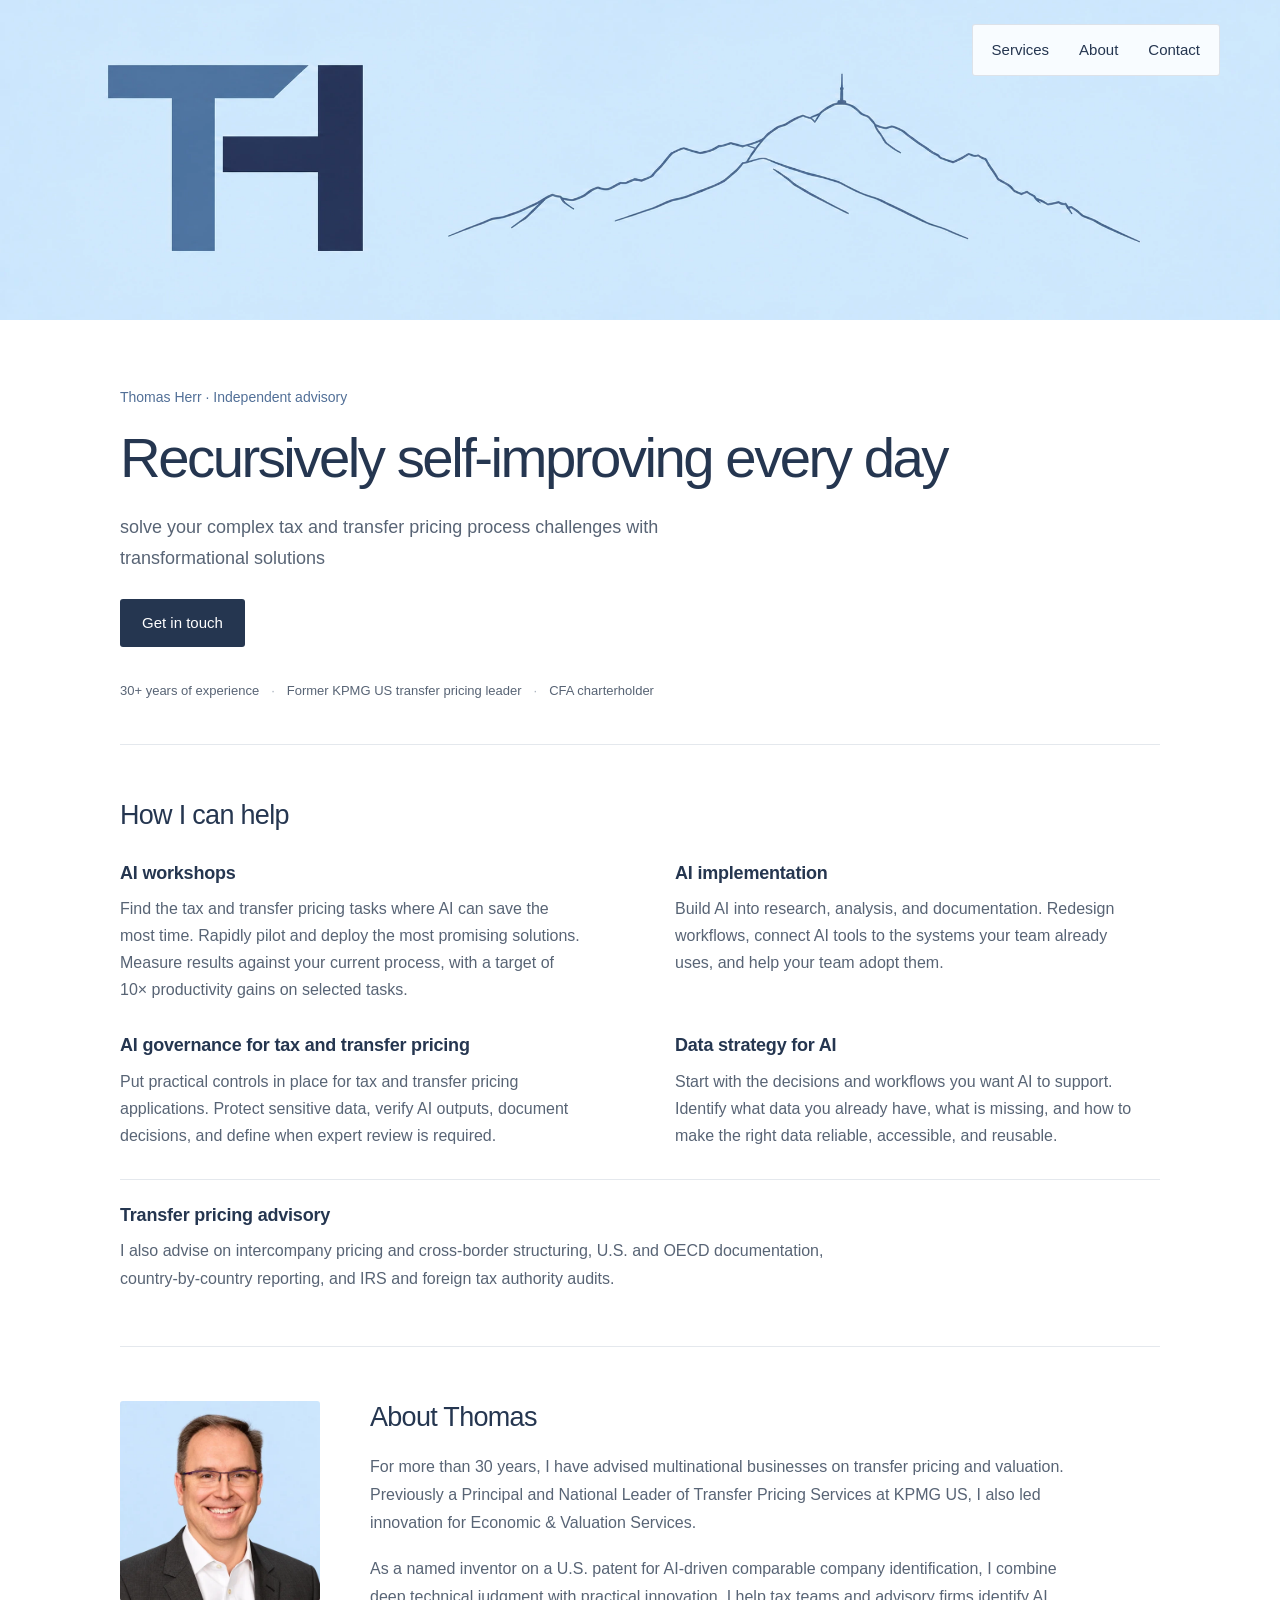
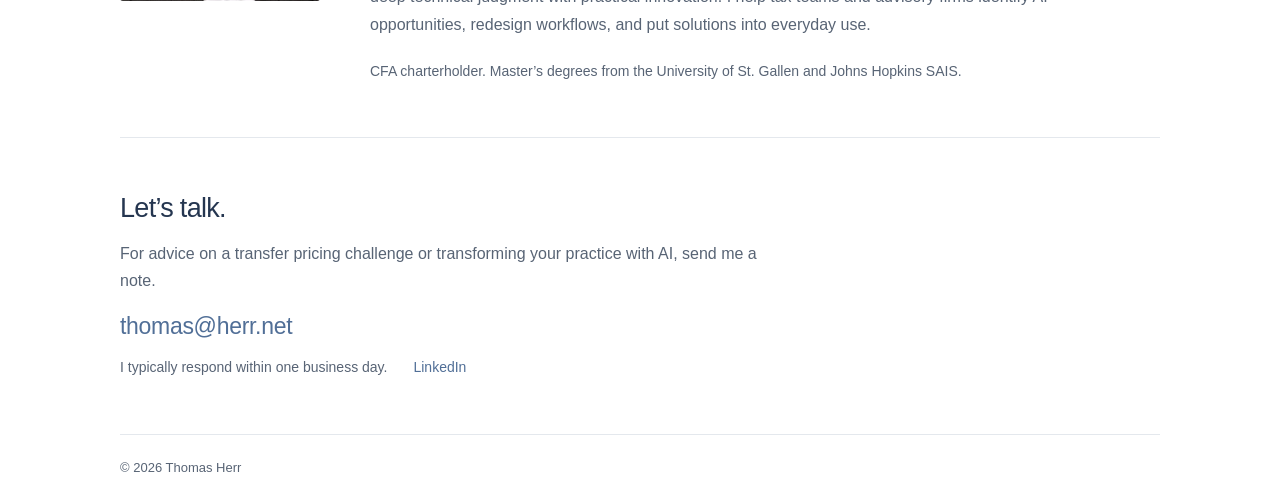
<file: index.html>
<!doctype html>
<html lang="en">
<head>
  <meta charset="utf-8">
  <meta name="viewport" content="width=device-width, initial-scale=1">
  <meta name="theme-color" content="#ffffff">
  <link rel="canonical" href="https://www.herr.net/">
  <meta name="description" content="Independent transfer pricing advice and AI-enabled TP solutions from Thomas Herr. 30+ years of experience helping businesses solve TP challenges and transform their practices with AI.">
  <title>Thomas Herr — Transfer Pricing & AI-Enabled Transformation</title>
  <meta property="og:type" content="website">
  <meta property="og:site_name" content="Thomas Herr">
  <meta property="og:locale" content="en_US">
  <meta property="og:url" content="https://www.herr.net/">
  <meta property="og:title" content="Thomas Herr — Transfer Pricing &amp; AI-Enabled Transformation">
  <meta property="og:description" content="Independent transfer pricing advice and AI-enabled TP solutions from Thomas Herr. 30+ years of experience helping businesses solve TP challenges and transform their practices with AI.">
  <meta property="og:image" content="https://www.herr.net/assets/share-image.jpg">
  <meta property="og:image:type" content="image/jpeg">
  <meta property="og:image:width" content="1200">
  <meta property="og:image:height" content="630">
  <meta property="og:image:alt" content="Thomas Herr TH monogram beside a line drawing of the Säntis ridge">
  <meta name="twitter:card" content="summary_large_image">
  <meta name="twitter:title" content="Thomas Herr — Transfer Pricing &amp; AI-Enabled Transformation">
  <meta name="twitter:description" content="Independent transfer pricing advice and AI-enabled TP solutions from Thomas Herr. 30+ years of experience helping businesses solve TP challenges and transform their practices with AI.">
  <meta name="twitter:image" content="https://www.herr.net/assets/share-image.jpg">
  <meta name="twitter:image:alt" content="Thomas Herr TH monogram beside a line drawing of the Säntis ridge">
  <link rel="icon" href="th-tab-icon.svg" type="image/svg+xml" sizes="any">
  <link rel="icon" href="th-tab-icon-32.png" type="image/png" sizes="32x32">
  <link rel="icon" href="th-tab-icon.ico" type="image/x-icon" sizes="16x16 32x32 48x48">
  <link rel="preload" href="assets/website-banner.webp" as="image" type="image/webp" fetchpriority="high">
  <link rel="stylesheet" href="styles.css?v=20261115-ai-services">
  <script src="script.js?v=20261111-perf-meta" defer></script>
  <script type="application/ld+json">
  {
    "@context": "https://schema.org",
    "@type": "Person",
    "name": "Thomas Herr",
    "url": "https://www.herr.net/",
    "image": "https://www.herr.net/assets/thomas-herr.webp",
    "description": "Independent transfer pricing advice and AI-enabled TP solutions from Thomas Herr. 30+ years of experience helping businesses solve TP challenges and transform their practices with AI.",
    "knowsAbout": ["Transfer pricing", "Valuation", "AI-enabled transfer pricing solutions"],
    "alumniOf": [
      { "@type": "CollegeOrUniversity", "name": "University of St. Gallen" },
      { "@type": "CollegeOrUniversity", "name": "Johns Hopkins SAIS" }
    ],
    "sameAs": ["https://www.linkedin.com/in/thomasherrkpmg/"]
  }
  </script>
</head>
<body>
<div class="intro-overlay" id="intro-overlay" hidden>
  <div class="intro-background"></div>
  <svg id="intro-scene" aria-hidden="true" focusable="false" xmlns="http://www.w3.org/2000/svg" width="2171" height="724" viewBox="0 0 2171 724" role="img" aria-labelledby="santis-title santis-desc">
  <title id="santis-title">Säntis and the Thomas Herr monogram</title>
  <desc id="santis-desc">The Säntis ridgeline and summit mast, traced from the supplied website banner, alongside the TH monogram.</desc>
  <defs>
    <linearGradient id="santis-steel" gradientUnits="userSpaceOnUse" x1="0" y1="0" x2="1" y2="1" gradientTransform="translate(248 343) scale(597 558)">
      <stop stop-color="#587caa"/><stop offset="1" stop-color="#42628c"/>
    </linearGradient>
    <linearGradient id="santis-navy" gradientUnits="userSpaceOnUse" x1="0" y1="0" x2="1" y2="1" gradientTransform="translate(598 343) scale(409 558)">
      <stop stop-color="#2e4268"/><stop offset="1" stop-color="#233351"/>
    </linearGradient>
  </defs>
  <g id="intro-mountain" fill="none" stroke="#4c6e94" stroke-width="3.5" stroke-linecap="round" stroke-linejoin="round">
    <path id="santis-main" class="intro-ridge" data-ridge="main" pathLength="1" d="M760 491 L800 475 L834 461.5 L852 459 L878 450 L912 433.5 L926 425.5 L934 421.5 L947 424 L970 430 L991 421.5 L999 415 Q1006 410 1011 409 Q1023 414 1031 411 L1049 401.5 L1061 400.5 L1075 394.5 L1088 396.5 L1106 388 L1138 351 L1156 342 L1159 341.5 L1189 349.5 Q1204 347 1219 338 L1230 336 L1238 333 L1261 338 L1270 336.5 L1287 330 L1304 316 L1319 305.5 L1329 302.5 L1350 290.5 L1361 286 L1376 290 L1385 285 L1393 279.5 L1405 271.5 Q1420 262 1428 264 Q1439 264 1446 270.5 L1460 282.5 L1473 288.5 L1486 303.5 L1498 307 L1505 307 L1510 305 L1518 306 L1531 312.5 L1557 332.5 L1580 348 L1597 359 L1616 365 L1643 351 L1653 355 L1659 354 L1672 361.5 L1693 394.5 L1709 403.5 L1721 414.5 L1731 419 L1742 416 L1752 422 L1758 429 L1768 431.5 L1776 437 L1794 433 L1805 436 L1812 444 L1816 441.5 L1820 443.5 L1836 456.5 L1851 462 L1880 477.5 L1932 500.5"/>
    <path id="santis-mast" class="intro-ridge" data-ridge="mast" pathLength="1" d="M1427.5 263 L1427.5 216 M1425.5 240 L1429.5 240 M1424 261 L1431.5 261"/>
    <path id="santis-detail-1" class="intro-ridge" data-ridge="detail-1" pathLength="1" d="M1043 465 L1080 452.5 L1110 442 Q1133 431 1150 427.5 L1180 417.5 L1210 405.5 Q1229 398 1240 386.5 L1250 378 L1260 367 L1270 364.5 Q1287 359 1295 359 Q1304 360 1310 364 L1340 375 L1370 384.5 L1400 392 L1420 398 L1440 408 L1460 418 L1480 425 L1500 433.5 L1530 447.5 L1560 462.5 L1580 471.5 L1600 478 L1620 486.5 L1641 495.5"/>
    <path id="santis-detail-2" class="intro-ridge" data-ridge="detail-2" pathLength="1" d="M867 477 Q889 463 903 449 L920 431 L934 421.5 L949 426 L956 438 L973 446"/>
    <path id="santis-detail-3" class="intro-ridge" data-ridge="detail-3" pathLength="1" d="M1313 377 Q1331 389 1344 400 Q1365 415 1390 427.5 L1410 438 L1438 453"/>
    <path id="santis-detail-4" class="intro-ridge" data-ridge="detail-4" pathLength="1" d="M1484 303 Q1494 320 1503 332 Q1513 342 1527 349 M1266 365 Q1279 342 1297 322 M1376 290 L1383 297 L1391 282 M1805 436 L1816 452"/>
  </g>
  <g id="intro-mark" class="intro-logo">
    <svg x="184" y="201" width="431" height="316" viewBox="248 343 759 558" preserveAspectRatio="none" overflow="visible">
      <path id="santis-t-cap" fill="url(#santis-steel)" d="M248 343 H845 L744 442 H248 Z"/>
      <path id="santis-t-stem" fill="url(#santis-steel)" d="M452 442 H577 V901 H452 Z"/>
      <path id="santis-h-crossbar" fill="url(#santis-navy)" d="M598 557 H868 V666 H598 Z"/>
      <path id="santis-h-upright" fill="url(#santis-navy)" d="M868 343 H1007 V901 H868 Z"/>
    </svg>
  </g>
</svg>
  <button id="skip-intro" type="button">Skip intro</button>
</div>
<div id="site-content">
<a class="skip" href="#main">Skip to content</a>
<header class="site-header" id="top">
  <a class="banner-home" href="#top" aria-label="Thomas Herr — home">
    <img id="site-banner" src="assets/website-banner.webp" width="2171" height="724" alt="Thomas Herr TH monogram beside a line drawing of the Säntis ridge" fetchpriority="high">
    <span id="banner-logo-target" aria-hidden="true"></span>
  </a>
  <button id="menu-toggle" class="menu-toggle" aria-label="Open menu" aria-controls="navigation" aria-expanded="false"><span></span><span></span><span></span></button>
  <nav id="navigation" aria-label="Main navigation" hidden><a href="#expertise">Services</a><a href="#about">About</a><a href="#contact">Contact</a></nav>
</header>
<main id="main" class="wrap">
  <section class="hero" aria-labelledby="hero-heading">
    <p class="intro-label">Thomas Herr · Independent advisory</p>
    <h1 id="hero-heading">Recursively self-improving every day</h1>
    <p class="hero-intro">solve your complex tax and transfer pricing process challenges with transformational solutions</p>
    <a class="button" href="mailto:thomas@herr.net">Get in touch</a>
    <p class="credentials">30+ years of experience <span aria-hidden="true">·</span> Former KPMG US transfer pricing leader <span aria-hidden="true">·</span> CFA charterholder</p>
  </section>
  <div id="services" aria-hidden="true"></div>
  <section class="expertise section" id="expertise" aria-labelledby="expertise-heading">
    <h2 id="expertise-heading">How I can help</h2>
    <div class="service-grid">
      <article class="service">
        <h3>AI workshops</h3>
        <p>Find the tax and transfer pricing tasks where AI can save the most time. Rapidly pilot and deploy the most promising solutions. Measure results against your current process, with a target of 10× productivity gains on selected tasks.</p>
      </article>
      <article class="service">
        <h3>AI implementation</h3>
        <p>Build AI into research, analysis, and documentation. Redesign workflows, connect AI tools to the systems your team already uses, and help your team adopt them.</p>
      </article>
      <article class="service">
        <h3>AI governance for tax and transfer pricing</h3>
        <p>Put practical controls in place for tax and transfer pricing applications. Protect sensitive data, verify AI outputs, document decisions, and define when expert review is required.</p>
      </article>
      <article class="service">
        <h3>Data strategy for AI</h3>
        <p>Start with the decisions and workflows you want AI to support. Identify what data you already have, what is missing, and how to make the right data reliable, accessible, and reusable.</p>
      </article>
    </div>
    <article class="service service-advisory">
      <h3>Transfer pricing advisory</h3>
      <p>I also advise on intercompany pricing and cross-border structuring, U.S. and OECD documentation, country-by-country reporting, and IRS and foreign tax authority audits.</p>
    </article>
  </section>
  <section class="about section" id="about" aria-labelledby="about-heading">
    <img class="portrait" src="assets/thomas-herr.webp" width="480" height="480" alt="Thomas Herr" loading="lazy" decoding="async">
    <div class="about-copy">
      <h2 id="about-heading">About Thomas</h2>
      <p>For more than 30 years, I have advised multinational businesses on transfer pricing and valuation. Previously a Principal and National Leader of Transfer Pricing Services at KPMG US, I also led innovation for Economic & Valuation Services.</p>
      <p>As a named inventor on a U.S. patent for AI-driven comparable company identification, I combine deep technical judgment with practical innovation. I help tax teams and advisory firms identify AI opportunities, redesign workflows, and put solutions into everyday use.</p>
      <p class="qualifications">CFA charterholder. Master’s degrees from the University of St. Gallen and Johns Hopkins SAIS.</p>
    </div>
  </section>
  <section class="contact section" id="contact" aria-labelledby="contact-heading">
    <h2 id="contact-heading">Let’s talk.</h2>
    <p>For advice on a transfer pricing challenge or transforming your practice with AI, send me a note.</p>
    <a class="email" href="mailto:thomas@herr.net">thomas@herr.net</a>
    <div class="contact-links"><span>I typically respond within one business day.</span><a href="https://www.linkedin.com/in/thomasherrkpmg/" target="_blank" rel="noopener noreferrer">LinkedIn</a></div>
  </section>
</main>
<footer class="wrap">© 2026 Thomas Herr</footer>
</div>
</body>
</html>
</file>
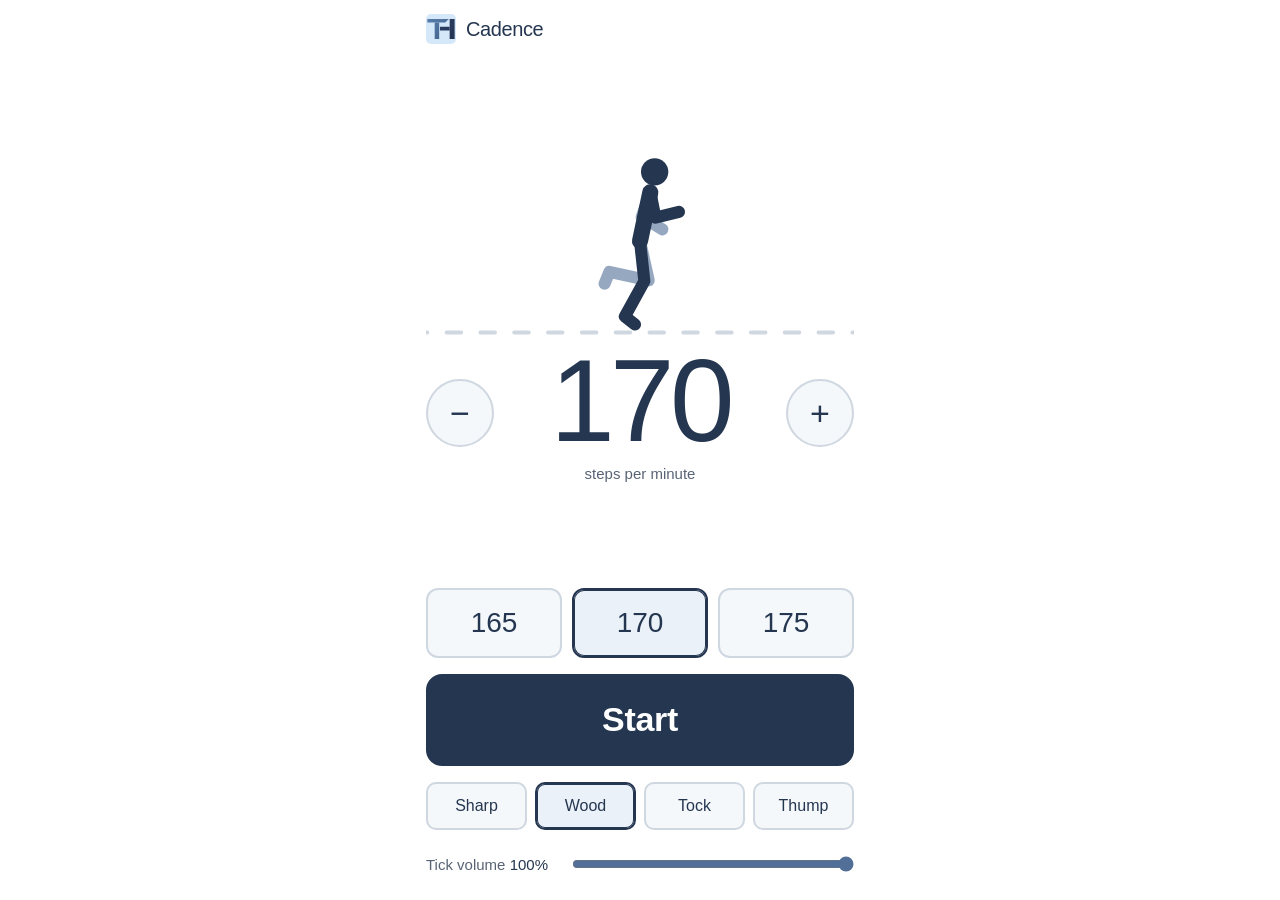
<file: cadence/index.html>
<!doctype html>
<html lang="en">
<head>
  <meta charset="utf-8">
  <meta name="viewport" content="width=device-width, initial-scale=1, viewport-fit=cover">
  <meta name="robots" content="noindex">
  <meta name="color-scheme" content="light dark">
  <meta name="description" content="A running metronome with presets for 165, 170 and 175 steps per minute.">
  <meta name="theme-color" content="#ffffff" media="(prefers-color-scheme: light)">
  <meta name="theme-color" content="#121a27" media="(prefers-color-scheme: dark)">
  <meta name="mobile-web-app-capable" content="yes">
  <meta name="apple-mobile-web-app-capable" content="yes">
  <meta name="apple-mobile-web-app-title" content="Cadence">
  <meta name="apple-mobile-web-app-status-bar-style" content="default">
  <title>Cadence</title>
  <link rel="manifest" href="manifest.json">
  <link rel="icon" href="icon.svg" type="image/svg+xml" sizes="any">
  <link rel="apple-touch-icon" href="icon-180.png">
  <link rel="stylesheet" href="cadence.css">
  <script src="cadence.js" defer></script>
</head>
<body>
<main class="app">
  <header class="top">
    <img src="icon.svg" width="30" height="30" alt="">
    <h1>Cadence</h1>
  </header>

  <div class="stage">
    <svg class="runner" viewBox="0 0 160 118" aria-hidden="true" focusable="false">
      <line class="ground" id="ground" x1="-420" y1="114" x2="580" y2="114"/>
      <polyline class="limb far" id="arm-far"/>
      <polyline class="limb far" id="leg-far"/>
      <polyline class="limb body" id="torso"/>
      <circle class="head" id="head" r="8.5"/>
      <polyline class="limb" id="leg-near"/>
      <polyline class="limb" id="arm-near"/>
    </svg>

    <section class="dial" aria-label="Tempo">
      <button class="step" id="down" type="button" aria-label="One step per minute slower">&minus;</button>
      <div class="readout">
        <output id="spm" aria-live="polite">170</output>
        <span class="unit">steps per minute</span>
      </div>
      <button class="step" id="up" type="button" aria-label="One step per minute faster">+</button>
    </section>
  </div>

  <div class="presets" id="presets" role="group" aria-label="Presets">
    <button type="button" data-spm="165" aria-pressed="false">165</button>
    <button type="button" data-spm="170" aria-pressed="false">170</button>
    <button type="button" data-spm="175" aria-pressed="false">175</button>
  </div>

  <button class="toggle" id="toggle" type="button" aria-pressed="false">Start</button>

  <div class="sounds" id="sounds" role="group" aria-label="Tick sound">
    <button type="button" data-sound="sharp" aria-pressed="false">Sharp</button>
    <button type="button" data-sound="wood" aria-pressed="false">Wood</button>
    <button type="button" data-sound="tock" aria-pressed="false">Tock</button>
    <button type="button" data-sound="thump" aria-pressed="false">Thump</button>
  </div>

  <label class="volume">
    <span>Tick volume <output id="volume-value">100%</output></span>
    <input type="range" id="volume" min="0" max="100" step="5" value="100">
  </label>

  <p class="status" id="status" role="status"></p>

  <audio id="player" loop playsinline preload="auto"></audio>
</main>
</body>
</html>
</file>
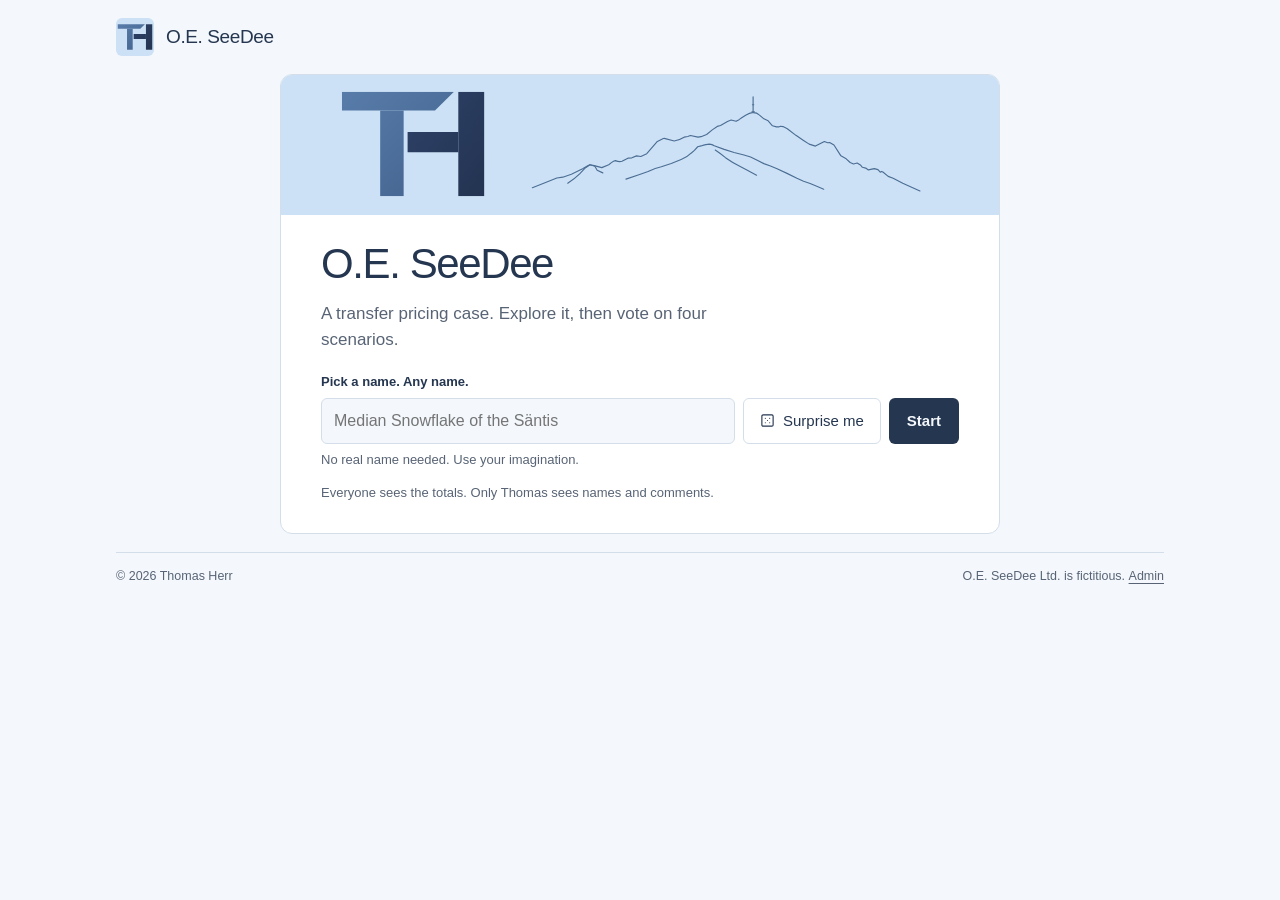
<file: seedee/index.html>
<!doctype html>
<html lang="en">
<head>
  <meta charset="utf-8">
  <meta name="viewport" content="width=device-width, initial-scale=1, viewport-fit=cover">
  <meta name="robots" content="noindex">
  <meta name="color-scheme" content="light dark">
  <meta name="description" content="An interactive transfer pricing case study: explore O.E. SeeDee, then vote on four scenarios.">
  <title>O.E. SeeDee Case Study</title>
  <link rel="icon" href="../th-tab-icon.svg" type="image/svg+xml" sizes="any">
  <link rel="icon" href="../th-tab-icon-32.png" type="image/png" sizes="32x32">
  <link rel="stylesheet" href="seedee.css?v=20261125b">
  <script src="config.js?v=20261125b" defer></script>
  <script src="store.js?v=20261125b" defer></script>
  <script src="content.js?v=20261125b" defer></script>
  <script src="app.js?v=20261125b" defer></script>
</head>
<body>
<!--page:start-->
<div class="page">
  <header class="top">
    <a class="home" href="https://www.herr.net/" aria-label="Thomas Herr — home">
      <svg class="mark" viewBox="210 204.5 835 835" aria-hidden="true">
        <defs>
          <linearGradient id="steel" gradientUnits="userSpaceOnUse" x1="0" y1="0" x2="1" y2="1" gradientTransform="translate(248 343) scale(597 558)"><stop stop-color="#587caa"/><stop offset="1" stop-color="#42628c"/></linearGradient>
          <linearGradient id="navy" gradientUnits="userSpaceOnUse" x1="0" y1="0" x2="1" y2="1" gradientTransform="translate(598 343) scale(409 558)"><stop stop-color="#2e4268"/><stop offset="1" stop-color="#233351"/></linearGradient>
        </defs>
        <path fill="url(#steel)" d="M248 343H845L744 442H248Z"/><path fill="url(#steel)" d="M452 442H577V901H452Z"/>
        <path fill="url(#navy)" d="M598 557H868V666H598Z"/><path fill="url(#navy)" d="M868 343H1007V901H868Z"/>
      </svg>
    </a>
    <span class="brand">O.E. SeeDee</span>
    <span class="mode" id="mode" hidden>Preview</span>
    <button class="who" id="who" type="button" hidden aria-label="Switch person">
      <svg class="i" viewBox="0 0 24 24" aria-hidden="true"><path d="M12 12a4 4 0 1 0 0-8 4 4 0 0 0 0 8zM4 21a8 8 0 0 1 16 0"/></svg>
      <span id="who-name"></span>
    </button>
  </header>

  <section class="gate" id="gate" hidden>
    <svg class="banner" viewBox="0 150 2171 424" role="img" aria-label="TH monogram beside a line drawing of the Säntis ridge">
      <g fill="none" stroke="#4c6e94" stroke-width="3.5" stroke-linecap="round" stroke-linejoin="round">
        <path d="M760 491 L800 475 L834 461.5 L852 459 L878 450 L912 433.5 L926 425.5 L934 421.5 L947 424 L970 430 L991 421.5 L999 415 Q1006 410 1011 409 Q1023 414 1031 411 L1049 401.5 L1061 400.5 L1075 394.5 L1088 396.5 L1106 388 L1138 351 L1156 342 L1159 341.5 L1189 349.5 Q1204 347 1219 338 L1230 336 L1238 333 L1261 338 L1270 336.5 L1287 330 L1304 316 L1319 305.5 L1329 302.5 L1350 290.5 L1361 286 L1376 290 L1385 285 L1393 279.5 L1405 271.5 Q1420 262 1428 264 Q1439 264 1446 270.5 L1460 282.5 L1473 288.5 L1486 303.5 L1498 307 L1505 307 L1510 305 L1518 306 L1531 312.5 L1557 332.5 L1580 348 L1597 359 L1616 365 L1643 351 L1653 355 L1659 354 L1672 361.5 L1693 394.5 L1709 403.5 L1721 414.5 L1731 419 L1742 416 L1752 422 L1758 429 L1768 431.5 L1776 437 L1794 433 L1805 436 L1812 444 L1816 441.5 L1820 443.5 L1836 456.5 L1851 462 L1880 477.5 L1932 500.5"/>
        <path d="M1427.5 263 L1427.5 216 M1425.5 240 L1429.5 240 M1424 261 L1431.5 261"/>
        <path d="M1043 465 L1080 452.5 L1110 442 Q1133 431 1150 427.5 L1180 417.5 L1210 405.5 Q1229 398 1240 386.5 L1250 378 L1260 367 L1270 364.5 Q1287 359 1295 359 Q1304 360 1310 364 L1340 375 L1370 384.5 L1400 392 L1420 398 L1440 408 L1460 418 L1480 425 L1500 433.5 L1530 447.5 L1560 462.5 L1580 471.5 L1600 478 L1620 486.5 L1641 495.5"/>
        <path d="M867 477 Q889 463 903 449 L920 431 L934 421.5 L949 426 L956 438 L973 446"/>
        <path d="M1313 377 Q1331 389 1344 400 Q1365 415 1390 427.5 L1410 438 L1438 453"/>
      </g>
      <svg x="184" y="201" width="431" height="316" viewBox="248 343 759 558" preserveAspectRatio="none">
        <path fill="url(#steel)" d="M248 343H845L744 442H248Z"/><path fill="url(#steel)" d="M452 442H577V901H452Z"/>
        <path fill="url(#navy)" d="M598 557H868V666H598Z"/><path fill="url(#navy)" d="M868 343H1007V901H868Z"/>
      </svg>
    </svg>
    <div class="gatebody">
      <h1>O.E. SeeDee</h1>
      <p class="lede">A transfer pricing case. Explore it, then vote on four scenarios.</p>
      <form id="signin" novalidate>
        <label for="name">Pick a name. Any name.</label>
        <div class="signrow">
          <input id="name" name="name" type="text" autocomplete="off" maxlength="80" required>
          <button class="ghost" id="alias" type="button">
            <svg class="i" viewBox="0 0 24 24" aria-hidden="true"><path d="M5 3h14a2 2 0 0 1 2 2v14a2 2 0 0 1-2 2H5a2 2 0 0 1-2-2V5a2 2 0 0 1 2-2zM8.5 8.5h.01M15.5 8.5h.01M12 12h.01M8.5 15.5h.01M15.5 15.5h.01"/></svg>
            Surprise me
          </button>
          <button class="primary" type="submit">Start</button>
        </div>
        <p class="err" id="name-err" hidden>Pick a name to start.</p>
        <p class="fine">No real name needed. Use your imagination.</p>
      </form>
      <button class="link" id="gate-cancel" type="button" hidden></button>
      <p class="fine" id="gate-note"></p>
    </div>
  </section>

  <section class="gate" id="admin" hidden>
    <div class="gatebody">
      <h1>Control room</h1>
      <form id="admin-form" novalidate>
        <label for="admin-code">Admin passcode</label>
        <div class="signrow">
          <input id="admin-code" name="admin-code" type="password" autocomplete="off" required>
          <button class="primary" type="submit">Unlock</button>
        </div>
        <p class="err" id="admin-err" role="alert" hidden></p>
      </form>
      <div id="admin-panel" hidden></div>
      <button class="link" id="admin-exit" type="button">Back to the case</button>
    </div>
  </section>

  <div id="journey" hidden>
    <div class="steprow">
      <nav class="ridge" id="ridge" aria-label="Steps"></nav>
      <div class="caption" aria-live="polite">
        <div class="k" id="capk"></div>
        <h1 id="cap"></h1>
      </div>
    </div>
    <main class="cols" id="cols">
      <div class="stagewrap" id="stage"></div>
      <aside class="side" id="side"></aside>
    </main>
    <nav class="pager" aria-label="Previous and next step">
      <button class="ghost" id="prev" type="button"></button>
      <span class="count" id="count"></span>
      <button class="primary" id="next" type="button"></button>
    </nav>
  </div>

  <footer>
    <span>© 2026 Thomas Herr</span>
    <span>O.E. SeeDee Ltd. is fictitious. <button class="link quiet" id="admin-link" type="button">Admin</button></span>
  </footer>
</div>
<!--page:end-->
</body>
</html>
</file>
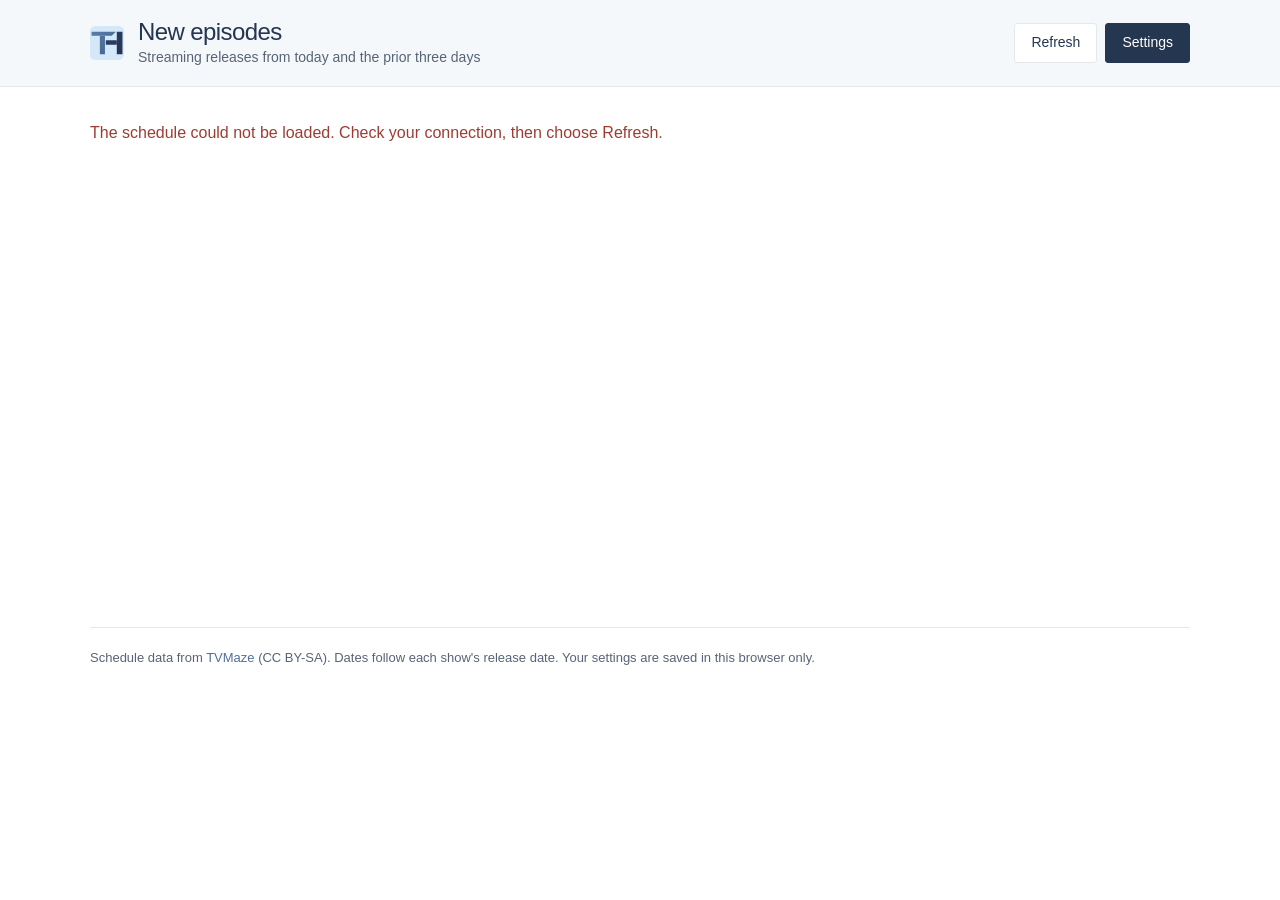
<file: tv/index.html>
<!doctype html>
<html lang="en">
<head>
  <meta charset="utf-8">
  <meta name="viewport" content="width=device-width, initial-scale=1">
  <meta name="robots" content="noindex">
  <meta name="color-scheme" content="light dark">
  <meta name="description" content="Streaming shows with a new episode today or in the prior three days.">
  <title>New Episodes</title>
  <link rel="icon" href="../th-tab-icon.svg" type="image/svg+xml" sizes="any">
  <link rel="icon" href="../th-tab-icon-32.png" type="image/png" sizes="32x32">
  <link rel="stylesheet" href="tv.css?v=20261123">
  <script src="tv.js?v=20261123b" defer></script>
</head>
<body>
<header class="top">
  <div class="wrap top-row">
    <a class="home" href="../" aria-label="Thomas Herr — home"><img src="../th-tab-icon.svg" width="34" height="34" alt=""></a>
    <div class="top-title">
      <h1>New episodes</h1>
      <p id="subtitle">Streaming releases from today and the prior three days</p>
    </div>
    <div class="top-actions">
      <button class="btn" id="refresh" type="button">Refresh</button>
      <button class="btn btn-primary" id="open-settings" type="button">Settings</button>
    </div>
  </div>
</header>

<main class="wrap" id="main">
  <p class="status" id="status" role="status">Loading the schedule…</p>
  <div id="days"></div>
</main>

<footer class="wrap">
  <p>Schedule data from <a href="https://www.tvmaze.com/" rel="noopener">TVMaze</a> (CC BY-SA). Dates follow each show's release date. Your settings are saved in this browser only.</p>
</footer>

<dialog id="settings" aria-labelledby="settings-title">
  <div class="dlg-head">
    <h2 id="settings-title">Settings</h2>
    <button class="btn btn-primary" id="close-settings" type="button">Done</button>
  </div>
  <div class="tabs" role="tablist" aria-label="Settings sections">
    <button type="button" role="tab" id="tab-filters" aria-controls="panel-filters" aria-selected="true">Filters</button>
    <button type="button" role="tab" id="tab-shows" aria-controls="panel-shows" aria-selected="false">Shows</button>
  </div>

  <div class="panel" id="panel-filters" role="tabpanel" aria-labelledby="tab-filters">
    <fieldset>
      <legend>Streaming services</legend>
      <div class="checks" id="service-checks"></div>
    </fieldset>
    <fieldset>
      <legend>Genres</legend>
      <div class="chips" id="genre-chips"></div>
      <p class="hint">A show is included when it carries at least one selected genre. Only scripted and animated series are matched automatically; add anything else from the Shows tab.</p>
    </fieldset>
    <fieldset>
      <legend>Options</legend>
      <div class="checks one-col">
        <label><input type="checkbox" id="opt-hideKids"> <span>Hide children's and family shows <small>Keeps fantasy and animation to adult titles.</small></span></label>
        <label><input type="checkbox" id="opt-englishOnly"> <span>English-language shows only</span></label>
        <label><input type="checkbox" id="opt-includeNetwork"> <span>Include TV network shows that stream on these services <small>For example NBC shows on Peacock. They usually reach streaming the day after they air.</small></span></label>
        <label><input type="checkbox" id="opt-includeUntagged"> <span>Include shows with no genre listed yet <small>Common for newly announced series.</small></span></label>
      </div>
    </fieldset>
  </div>

  <div class="panel" id="panel-shows" role="tabpanel" aria-labelledby="tab-shows" hidden>
    <p class="hint">Ticked shows appear here on the day they release an episode. Each show follows your filters until you tick or untick it yourself. Announced shows that have not premiered yet are listed too.</p>
    <label class="inline-check"><input type="checkbox" id="opt-onlySelected"> <span>Only include shows I tick myself</span></label>
    <div class="show-controls">
      <input type="search" id="show-search" placeholder="Search shows" aria-label="Search shows" autocomplete="off">
      <select id="show-service" aria-label="Service"></select>
      <select id="show-status" aria-label="Status">
        <option value="">Any status</option>
        <option value="current">Current series</option>
        <option value="announced">Announced, not yet premiered</option>
      </select>
      <select id="show-selection" aria-label="Selection">
        <option value="">All shows</option>
        <option value="in">Included</option>
        <option value="out">Not included</option>
        <option value="manual">Ticked or unticked by me</option>
      </select>
      <select id="show-sort" aria-label="Sort">
        <option value="popular">Most popular first</option>
        <option value="name">A to Z</option>
        <option value="premiere">Newest premiere first</option>
      </select>
    </div>
    <div class="bulk">
      <span id="show-count" role="status"></span>
      <span class="bulk-buttons">
        <button class="link" id="bulk-in" type="button">Tick all listed</button>
        <button class="link" id="bulk-out" type="button">Untick all listed</button>
        <button class="link" id="bulk-auto" type="button">Reset listed to filters</button>
      </span>
    </div>
    <ul class="show-list" id="show-list"></ul>
    <div class="list-foot">
      <button class="btn" id="show-more" type="button" hidden>Show more</button>
      <button class="btn" id="search-everywhere" type="button" hidden></button>
      <p class="hint" id="search-note" hidden></p>
    </div>
  </div>
</dialog>
</body>
</html>
</file>
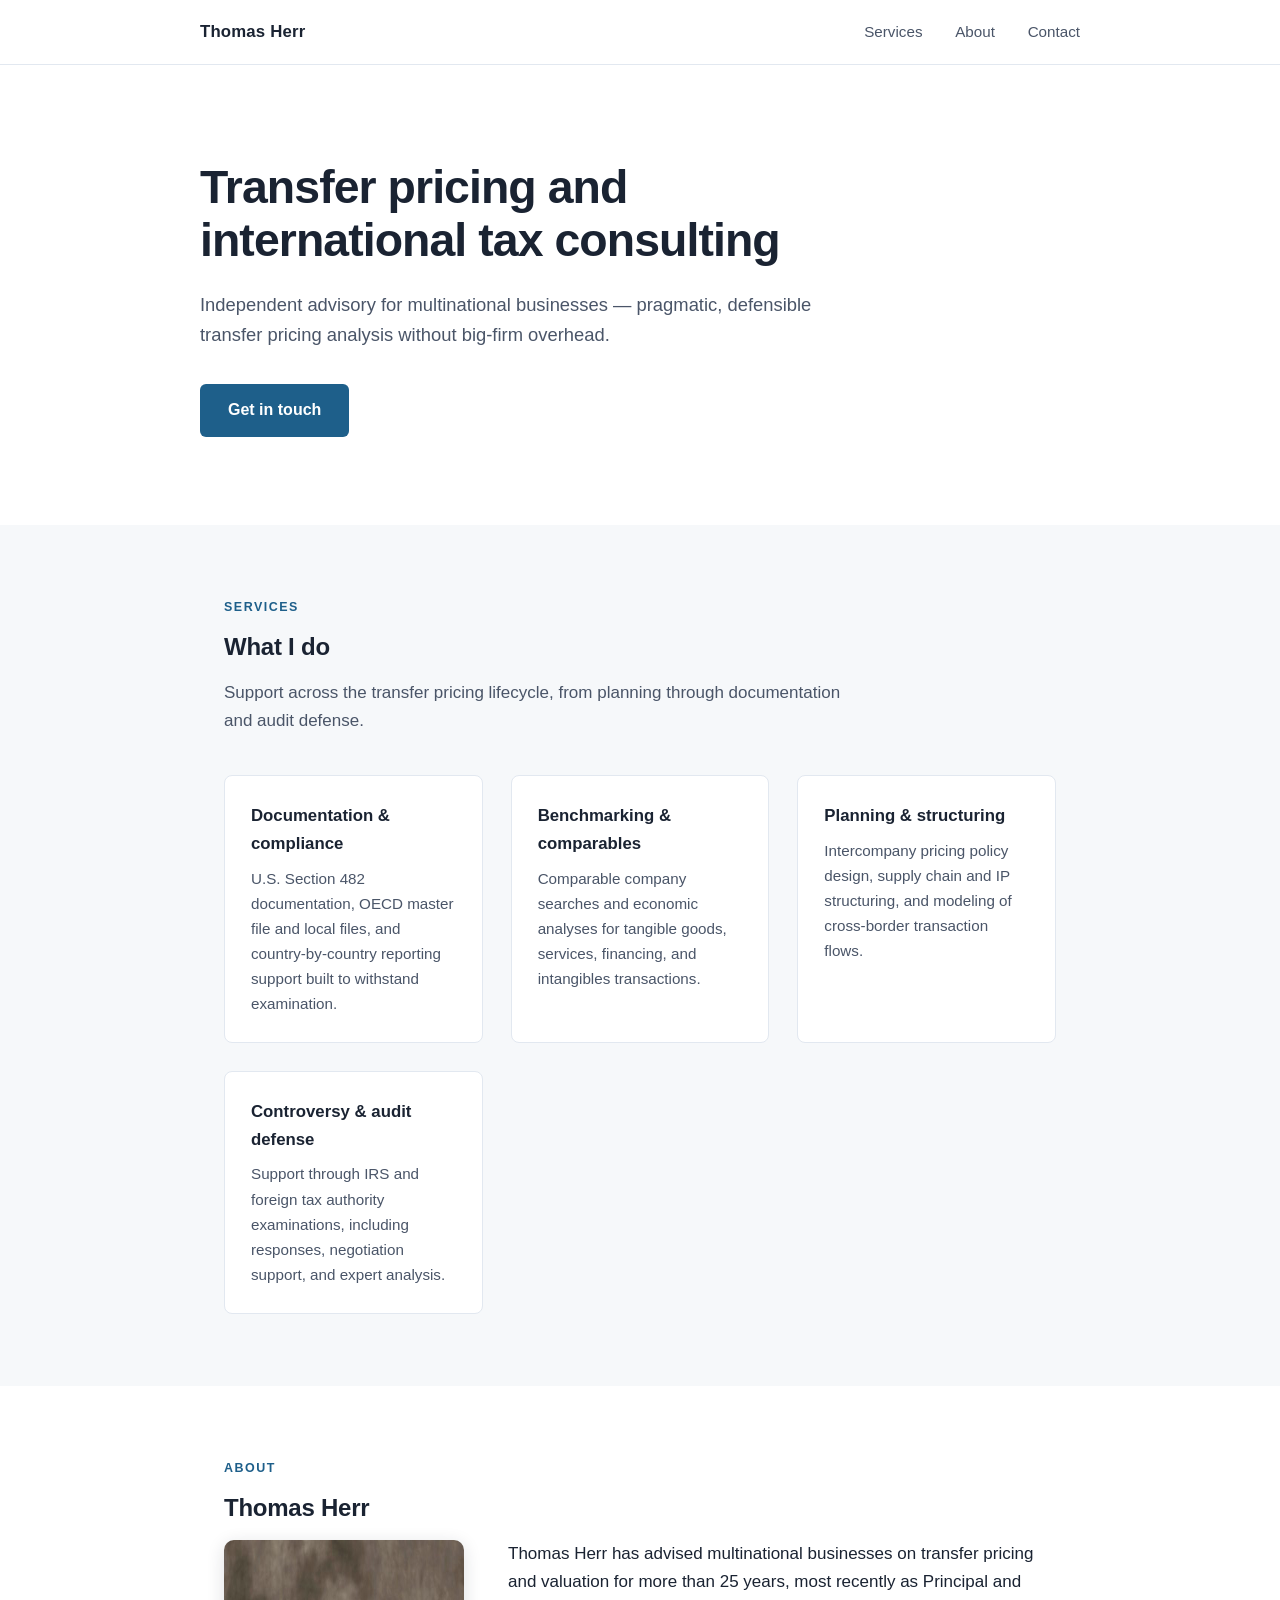
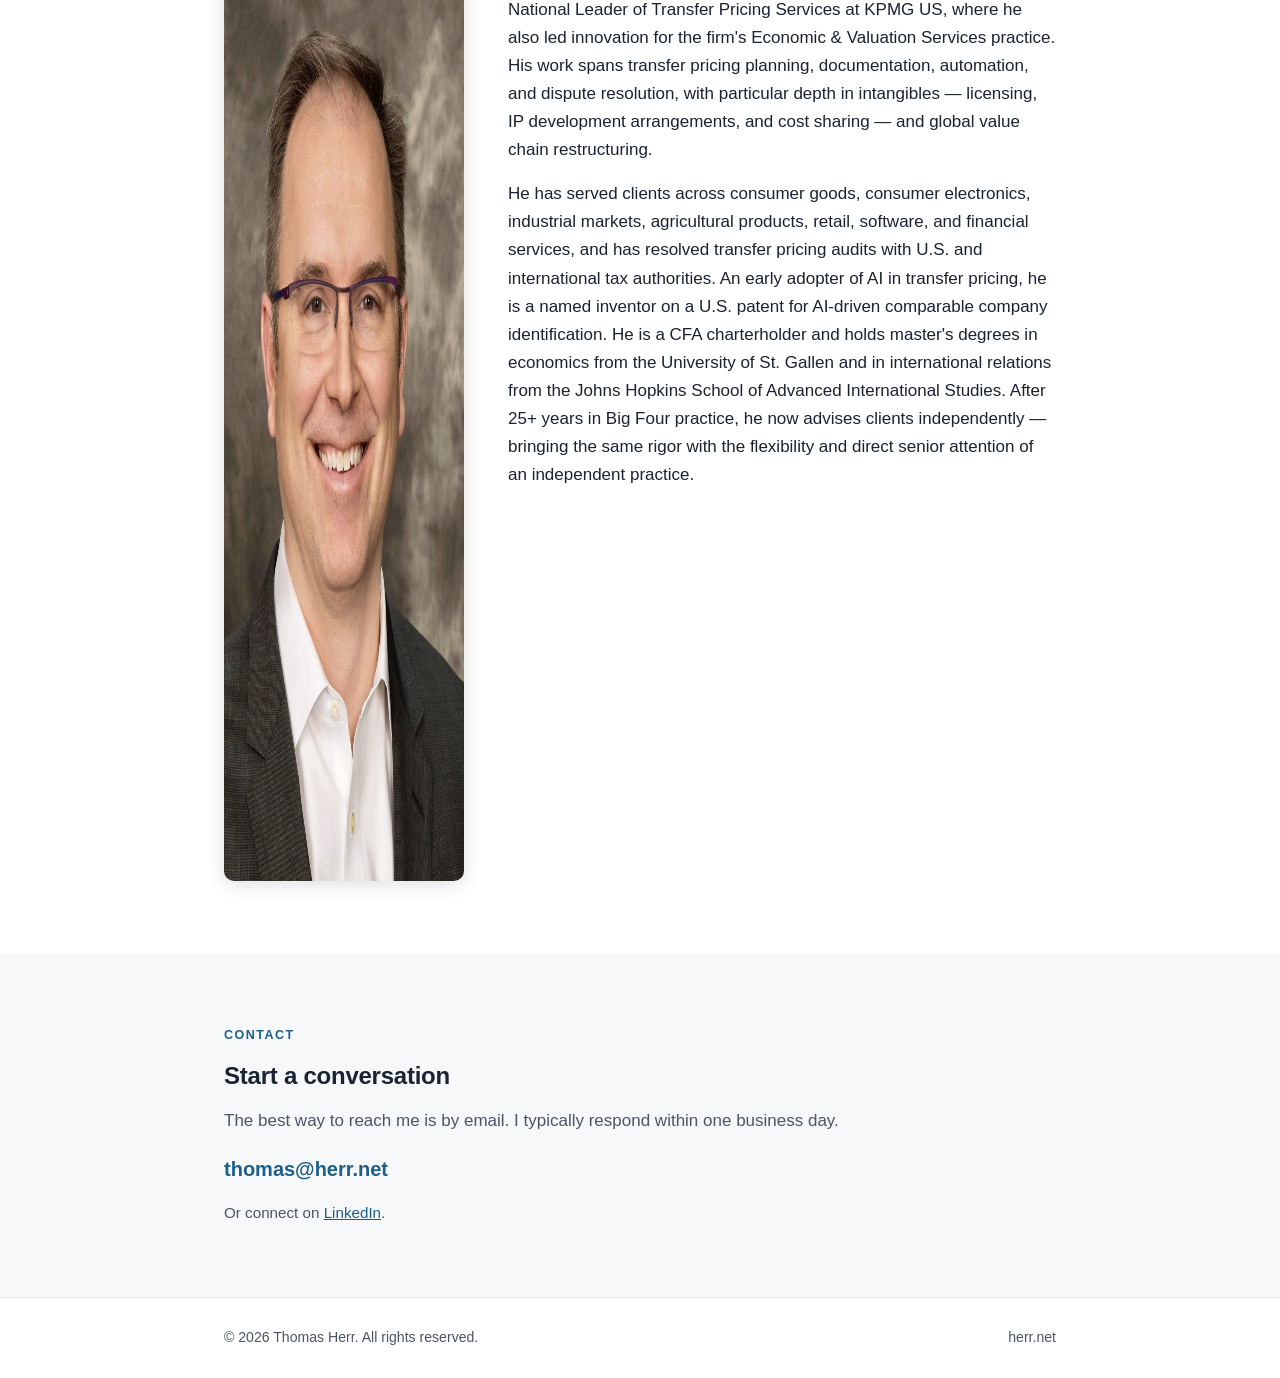
<file: index_1.html>
<!DOCTYPE html>
<html lang="en">
<head>
<meta charset="UTF-8">
<meta name="viewport" content="width=device-width, initial-scale=1.0">
<title>Thomas Herr — Transfer Pricing &amp; International Tax Consulting</title>
<meta name="description" content="Independent transfer pricing and international tax consulting. Section 482 documentation, planning, benchmarking, and controversy support.">
<style>
  :root {
    --ink: #1a2332;
    --ink-soft: #4a5568;
    --accent: #1e5f8a;
    --accent-dark: #164a6d;
    --bg: #ffffff;
    --bg-alt: #f6f8fa;
    --rule: #e2e8f0;
    --max: 880px;
  }
  * { margin: 0; padding: 0; box-sizing: border-box; }
  html { scroll-behavior: smooth; }
  body {
    font-family: -apple-system, BlinkMacSystemFont, "Segoe UI", Roboto, Helvetica, Arial, sans-serif;
    color: var(--ink);
    background: var(--bg);
    line-height: 1.65;
    font-size: 17px;
  }
  .wrap { max-width: var(--max); margin: 0 auto; padding: 0 24px; }

  /* Header */
  header {
    border-bottom: 1px solid var(--rule);
    position: sticky; top: 0;
    background: rgba(255,255,255,.95);
    backdrop-filter: blur(6px);
    z-index: 10;
  }
  .nav {
    display: flex; align-items: center; justify-content: space-between;
    padding: 18px 0;
  }
  .brand { font-weight: 650; font-size: 1.05rem; letter-spacing: .01em; color: var(--ink); text-decoration: none; }
  nav a {
    color: var(--ink-soft); text-decoration: none;
    margin-left: 28px; font-size: .95rem;
  }
  nav a:hover { color: var(--accent); }

  /* Hero */
  .hero { padding: 96px 0 88px; }
  .hero h1 {
    font-size: clamp(1.9rem, 4.5vw, 2.9rem);
    line-height: 1.15; font-weight: 700; letter-spacing: -.02em;
    max-width: 700px;
  }
  .hero p {
    margin-top: 22px; font-size: 1.15rem; color: var(--ink-soft);
    max-width: 620px;
  }
  .cta {
    display: inline-block; margin-top: 34px;
    background: var(--accent); color: #fff;
    padding: 13px 28px; border-radius: 6px;
    text-decoration: none; font-weight: 600; font-size: 1rem;
  }
  .cta:hover { background: var(--accent-dark); }

  /* Sections */
  section { padding: 72px 0; }
  section.alt { background: var(--bg-alt); }
  h2 {
    font-size: 1.5rem; font-weight: 700; letter-spacing: -.01em;
    margin-bottom: 12px;
  }
  .kicker {
    text-transform: uppercase; letter-spacing: .12em;
    font-size: .78rem; font-weight: 600; color: var(--accent);
    margin-bottom: 10px;
  }
  .lede { color: var(--ink-soft); max-width: 640px; margin-bottom: 40px; }

  /* Services grid */
  .grid {
    display: grid; gap: 28px;
    grid-template-columns: repeat(auto-fit, minmax(240px, 1fr));
  }
  .card {
    background: var(--bg); border: 1px solid var(--rule);
    border-radius: 8px; padding: 26px;
  }
  .card h3 { font-size: 1.05rem; font-weight: 650; margin-bottom: 8px; }
  .card p { font-size: .95rem; color: var(--ink-soft); }

  /* About */
  .about-flex { display: flex; gap: 44px; align-items: flex-start; }
  .about-body { max-width: 680px; }
  .about-body p + p { margin-top: 16px; }
  .headshot {
    width: 240px; flex-shrink: 0;
    border-radius: 10px;
    box-shadow: 0 4px 18px rgba(26,35,50,.14);
  }
  @media (max-width: 700px) {
    .about-flex { flex-direction: column; }
    .headshot { width: 200px; }
  }

  /* Contact */
  .contact-box { max-width: 640px; }
  .contact-box a.email {
    font-size: 1.25rem; font-weight: 600; color: var(--accent);
    text-decoration: none;
  }
  .contact-box a.email:hover { text-decoration: underline; }
  .contact-note { margin-top: 14px; color: var(--ink-soft); font-size: .95rem; }

  footer {
    border-top: 1px solid var(--rule);
    padding: 28px 0; font-size: .88rem; color: var(--ink-soft);
    display: flex; justify-content: space-between; flex-wrap: wrap; gap: 8px;
  }
  footer .wrap { display: flex; justify-content: space-between; flex-wrap: wrap; gap: 8px; width: 100%; }

  @media (max-width: 600px) {
    nav a { margin-left: 16px; font-size: .88rem; }
    .hero { padding: 64px 0 56px; }
    section { padding: 52px 0; }
  }
</style>
</head>
<body>

<header>
  <div class="wrap nav">
    <a class="brand" href="#top">Thomas Herr</a>
    <nav>
      <a href="#services">Services</a>
      <a href="#about">About</a>
      <a href="#contact">Contact</a>
    </nav>
  </div>
</header>

<main id="top">

  <div class="wrap hero">
    <h1>Transfer pricing and international tax consulting</h1>
    <p>Independent advisory for multinational businesses — pragmatic, defensible transfer pricing analysis without big-firm overhead.</p>
    <a class="cta" href="#contact">Get in touch</a>
  </div>

  <section class="alt" id="services">
    <div class="wrap">
      <div class="kicker">Services</div>
      <h2>What I do</h2>
      <p class="lede">Support across the transfer pricing lifecycle, from planning through documentation and audit defense.</p>
      <div class="grid">
        <div class="card">
          <h3>Documentation &amp; compliance</h3>
          <p>U.S. Section 482 documentation, OECD master file and local files, and country-by-country reporting support built to withstand examination.</p>
        </div>
        <div class="card">
          <h3>Benchmarking &amp; comparables</h3>
          <p>Comparable company searches and economic analyses for tangible goods, services, financing, and intangibles transactions.</p>
        </div>
        <div class="card">
          <h3>Planning &amp; structuring</h3>
          <p>Intercompany pricing policy design, supply chain and IP structuring, and modeling of cross-border transaction flows.</p>
        </div>
        <div class="card">
          <h3>Controversy &amp; audit defense</h3>
          <p>Support through IRS and foreign tax authority examinations, including responses, negotiation support, and expert analysis.</p>
        </div>
      </div>
    </div>
  </section>

  <section id="about">
    <div class="wrap">
      <div class="kicker">About</div>
      <h2>Thomas Herr</h2>
      <div class="about-flex">
      <img class="headshot" src="headshot.jpg" alt="Thomas Herr" width="640" height="941">
      <div class="about-body">
        <p>Thomas Herr has advised multinational businesses on transfer pricing and valuation for more than 25 years, most recently as Principal and National Leader of Transfer Pricing Services at KPMG US, where he also led innovation for the firm's Economic &amp; Valuation Services practice. His work spans transfer pricing planning, documentation, automation, and dispute resolution, with particular depth in intangibles — licensing, IP development arrangements, and cost sharing — and global value chain restructuring.</p>
        <p>He has served clients across consumer goods, consumer electronics, industrial markets, agricultural products, retail, software, and financial services, and has resolved transfer pricing audits with U.S. and international tax authorities. An early adopter of AI in transfer pricing, he is a named inventor on a U.S. patent for AI-driven comparable company identification. He is a CFA charterholder and holds master's degrees in economics from the University of St. Gallen and in international relations from the Johns Hopkins School of Advanced International Studies. After 25+ years in Big Four practice, he now advises clients independently — bringing the same rigor with the flexibility and direct senior attention of an independent practice.</p>
      </div>
      </div>
    </div>
  </section>

  <section class="alt" id="contact">
    <div class="wrap">
      <div class="kicker">Contact</div>
      <h2>Start a conversation</h2>
      <div class="contact-box">
        <p style="margin-bottom:18px; color: var(--ink-soft);">The best way to reach me is by email. I typically respond within one business day.</p>
        <a class="email" href="mailto:thomas@herr.net">thomas@herr.net</a>
        <p class="contact-note">Or connect on <a href="https://www.linkedin.com/in/thomasherrkpmg/" style="color: var(--accent);">LinkedIn</a>.</p>
      </div>
    </div>
  </section>

</main>

<footer>
  <div class="wrap">
    <span>&copy; 2026 Thomas Herr. All rights reserved.</span>
    <span>herr.net</span>
  </div>
</footer>

</body>
</html>
</file>
<file: styles.css>
:root {
  --ink: #253650;
  --blue: #516f97;
  --muted: #586475;
  --line: #e4e8ed;
  --font: -apple-system, BlinkMacSystemFont, 'Segoe UI', Arial, sans-serif;
}
* { box-sizing: border-box; }
html { scroll-behavior: smooth; scroll-padding-top: 28px; }
body { margin: 0; background: #fff; color: var(--ink); font: 16px/1.7 var(--font); -webkit-font-smoothing: antialiased; }
a { color: inherit; text-decoration: none; }
a:hover { color: var(--blue); }
button { font: inherit; }
a:focus-visible, button:focus-visible { outline: 3px solid var(--blue); outline-offset: 5px; }
img { display: block; max-width: 100%; }
p, h1, h2, h3 { margin: 0; }
.wrap { width: min(1040px, calc(100% - 96px)); margin-inline: auto; }
.skip { position: fixed; top: -70px; left: 16px; z-index: 100; padding: 10px 18px; color: #fff; background: var(--ink); }
.skip:focus { top: 12px; }
/* Banner and menu */
.site-header { position: relative; background: #cce1f5; }
.banner-home { display: block; position: relative; max-width: 1920px; margin-inline: auto; overflow: hidden; }
#site-banner { width: 100%; height: clamp(180px, 25vw, 360px); object-fit: cover; object-position: center; }
#banner-logo-target { position: absolute; pointer-events: none; }
.menu-toggle { position: absolute; top: 24px; right: max(28px, calc((100vw - 1160px) / 2)); z-index: 30; width: 48px; height: 48px; border: 1px solid #25365020; border-radius: 3px; background: #ffffffda; display: flex; flex-direction: column; align-items: center; justify-content: center; gap: 5px; cursor: pointer; }
.menu-toggle span { width: 21px; height: 1.5px; background: var(--ink); transition: transform .2s, opacity .2s; }
.menu-toggle:hover { background: #fff; }
.menu-toggle[aria-expanded=true] span:nth-child(1) { transform: translateY(6.5px) rotate(45deg); }
.menu-toggle[aria-expanded=true] span:nth-child(2) { opacity: 0; }
.menu-toggle[aria-expanded=true] span:nth-child(3) { transform: translateY(-6.5px) rotate(-45deg); }
#navigation { position: absolute; right: max(28px, calc((100vw - 1160px) / 2)); top: 80px; z-index: 25; width: 220px; padding: 10px; border: 1px solid var(--line); border-radius: 3px; background: #fff; box-shadow: 0 12px 35px #25365014; }
#navigation[hidden] { display: none; }
#navigation a { display: block; padding: 11px 14px; font-size: 15px; border-radius: 2px; }
#navigation a:hover, #navigation a:focus-visible { background: #f0f5fa; color: var(--ink); }
/* Inline navigation on wider screens; the toggle and dropdown remain below 1000px,
   where an inline bar would sit on top of the ridge drawing. The capped right offset
   keeps the bar clear of the summit mast on very wide screens. */
@media(min-width: 1000px) {
  .menu-toggle { display: none; }
  #navigation, #navigation[hidden] { display: flex; gap: 2px; top: 24px; right: clamp(28px, calc((100vw - 1160px) / 2), 140px); width: auto; padding: 5px; border-color: #25365020; background: #ffffffda; box-shadow: none; }
  #navigation a { padding: 7px 14px; }
  #navigation a:hover, #navigation a:focus-visible { background: #fff; }
}
/* Logo introduction */
body.intro-active { overflow: hidden; }
.intro-overlay { position: fixed; inset: 0; z-index: 1000; overflow: hidden; }
.intro-overlay[hidden] { display: none; }
.intro-background { position: absolute; inset: 0; background: radial-gradient(ellipse at center, #d4e8fa, #bed7ef); }
#intro-scene { position: fixed; top: 0; left: 0; display: block; width: 1000px; max-width: none; height: auto; aspect-ratio: 2171 / 724; overflow: visible; transform-origin: 0 0; will-change: transform, opacity; }
#intro-mountain { transform-box: view-box; transform-origin: 0 0; will-change: transform; }
#intro-mark { opacity: 0; will-change: opacity; }
.intro-ridge { stroke-dasharray: 1; stroke-dashoffset: 1; opacity: 0; will-change: stroke-dashoffset, opacity; }
#skip-intro { position: absolute; right: 24px; bottom: 24px; border: 1px solid #25365025; border-radius: 3px; background: #ffffffd9; color: var(--ink); padding: 9px 16px; font-size: 13px; cursor: pointer; }
.hero { padding: 66px 0 42px; border-bottom: 1px solid var(--line); }
.intro-label { font-size: 14px; color: var(--blue); margin-bottom: 16px; }
h1 { font-size: clamp(40px, 4.4vw, 62px); line-height: 1.14; font-weight: 500; letter-spacing: -2.5px; }
.hero-intro { max-width: 650px; font-size: 18px; line-height: 1.7; color: var(--muted); margin-top: 22px; }
.button { display: inline-block; margin-top: 26px; padding: 11px 22px; border-radius: 3px; background: var(--ink); color: #fff; font-size: 15px; font-weight: 500; }
.button:hover { background: var(--blue); color: #fff; }
.credentials { display: flex; flex-wrap: wrap; gap: 6px 12px; margin-top: 33px; font-size: 13px; color: var(--muted); }
.credentials span { color: #a6afbb; }
.section { padding-block: 54px; border-bottom: 1px solid var(--line); }
h2 { font-size: 27px; line-height: 1.25; font-weight: 500; letter-spacing: -.7px; }
.service-grid { display: grid; grid-template-columns: 1fr 1fr; gap: 30px 70px; margin-top: 28px; }
h3 { font-size: 18px; line-height: 1.4; font-weight: 600; letter-spacing: -.2px; }
.service p { margin-top: 9px; max-width: 460px; color: var(--muted); font-size: 16px; line-height: 1.7; }
.service-advisory { margin-top: 30px; padding-top: 23px; border-top: 1px solid var(--line); }
.service-advisory p { max-width: 760px; }
.about { display: grid; grid-template-columns: 200px 1fr; gap: 50px; align-items: start; }
.portrait { width: 200px; height: auto; aspect-ratio: 1; object-fit: cover; object-position: center top; border-radius: 3px; }
.about-copy p { max-width: 710px; color: var(--muted); font-size: 16px; line-height: 1.75; margin-top: 18px; }
.about-copy .qualifications { font-size: 14px; margin-top: 20px; }
.contact { border-bottom: 0; }
.contact>p { max-width: 650px; margin-top: 14px; color: var(--muted); font-size: 16px; }
.email { display: inline-block; margin-top: 16px; color: var(--blue); font-size: 23px; line-height: 1.4; letter-spacing: -.3px; }
.email:hover, .contact-links a:hover { text-decoration: underline; text-underline-offset: 4px; }
.contact-links { display: flex; flex-wrap: wrap; gap: 10px 26px; margin-top: 14px; font-size: 14px; color: var(--muted); }
.contact-links a { color: var(--blue); }
footer { padding-block: 22px; border-top: 1px solid var(--line); color: var(--muted); font-size: 13px; }
@media(max-width: 800px) {
  .wrap { width: calc(100% - 56px); }
  .hero { padding-top: 48px; }
  h1 { font-size: 46px; letter-spacing: -1.9px; }
  .service-grid { column-gap: 40px; }
  .about { grid-template-columns: 160px 1fr; gap: 32px; }
  .portrait { width: 160px; }
}
@media(max-width: 560px) {
  html { scroll-padding-top: 24px; }
  .wrap { width: calc(100% - 40px); }
  #site-banner { height: auto; }
  .menu-toggle { width: 42px; height: 42px; top: 16px; right: 16px; }
  #navigation { right: 16px; top: 66px; width: min(230px, calc(100vw - 32px)); }
  .hero { padding-block: 38px 32px; }
  .intro-label { font-size: 13px; margin-bottom: 14px; }
  h1 { max-width: 390px; font-size: 40px; line-height: 1.13; letter-spacing: -1.6px; }
  .hero-intro { font-size: 16px; margin-top: 20px; }
  .button { margin-top: 22px; }
  .credentials { display: block; font-size: 13px; line-height: 1.8; margin-top: 25px; }
  .credentials span { margin-inline: 5px; }
  .section { padding-block: 36px; }
  h2 { font-size: 25px; }
  .service-grid { grid-template-columns: 1fr; margin-top: 24px; gap: 25px; }
  .service p { margin-top: 7px; }
  .about { display: block; }
  .portrait { width: 130px; margin-bottom: 23px; }
  .about-copy p { margin-top: 16px; }
  .email { font-size: 22px; }
  .contact-links { display: block; font-size: 13px; }
  .contact-links span { display: block; }
  .contact-links a { display: inline-block; margin-top: 10px; }
}
@media(prefers-reduced-motion: reduce) { html { scroll-behavior: auto; } .menu-toggle span { transition: none; } }
</file>
<file: cadence/cadence.css>
/* Cadence. Shares the main site's palette. Large targets: it is used mid-run. */
:root {
  --bg: #ffffff;
  --surface: #f5f8fb;
  --ink: #253650;
  --blue: #516f97;
  --muted: #586475;
  --line: #cfd7e0;
  --tint: #eaf1f8;
  --stop: #9c3d33;
  --on-stop: #ffffff;
  --font: -apple-system, BlinkMacSystemFont, 'Segoe UI', Arial, sans-serif;
}
@media (prefers-color-scheme: dark) {
  :root {
    --bg: #121a27;
    --surface: #1a2434;
    --ink: #e7ecf3;
    --blue: #a3bfe2;
    --muted: #a5b0c0;
    --line: #3a4960;
    --tint: #223046;
    --stop: #f0a59b;
    --on-stop: #2a1512;
  }
}
* { box-sizing: border-box; }
html { color-scheme: light dark; -webkit-text-size-adjust: 100%; }
body { margin: 0; background: var(--bg); color: var(--ink); font: 16px/1.4 var(--font); -webkit-font-smoothing: antialiased; }
h1, p { margin: 0; }
button, input { font: inherit; color: inherit; }
button { touch-action: manipulation; -webkit-tap-highlight-color: transparent; -webkit-user-select: none; user-select: none; cursor: pointer; }
button:focus-visible, input:focus-visible { outline: 3px solid var(--blue); outline-offset: 3px; }

.app {
  display: flex; flex-direction: column; gap: 16px;
  width: min(460px, 100%); min-height: 100vh; min-height: 100dvh; margin-inline: auto;
  padding: calc(14px + env(safe-area-inset-top)) calc(16px + env(safe-area-inset-right)) calc(18px + env(safe-area-inset-bottom)) calc(16px + env(safe-area-inset-left));
}

.top { display: flex; align-items: center; gap: 10px; }
.top img { display: block; border-radius: 5px; }
h1 { font-size: 20px; font-weight: 500; letter-spacing: -.4px; }

/* The runner, then the tempo readout with the fine-adjust buttons either side */
.stage { flex: 1 1 auto; display: flex; flex-direction: column; justify-content: center; gap: 4px; min-height: 0; }
.runner { flex: 1 1 100px; display: block; width: 100%; min-height: 84px; max-height: 190px; }
.runner .limb { fill: none; stroke: var(--ink); stroke-width: 7.5; stroke-linecap: round; stroke-linejoin: round; }
.runner .body { stroke-width: 10; }
.runner .far { stroke: var(--blue); opacity: .6; }
.runner .head { fill: var(--ink); }
.runner .ground { stroke: var(--line); stroke-width: 2.5; stroke-linecap: round; stroke-dasharray: 9 12; }
.dial { flex: none; display: flex; align-items: center; justify-content: space-between; gap: 8px; }
.readout { display: flex; flex-direction: column; align-items: center; min-width: 0; }
#spm { font-size: clamp(76px, 25vw, 116px); line-height: 1; font-weight: 500; letter-spacing: -.04em; font-variant-numeric: tabular-nums; }
.unit { margin-top: 4px; color: var(--muted); font-size: 15px; }
.step { flex: none; width: 68px; height: 68px; border: 2px solid var(--line); border-radius: 50%; background: var(--surface); font-size: 34px; line-height: 1; font-weight: 400; }
.step:active { background: var(--tint); border-color: var(--blue); }
.step:disabled { opacity: .35; cursor: default; }

.presets { display: grid; grid-template-columns: repeat(3, 1fr); gap: 10px; }
.presets button { height: 70px; border: 2px solid var(--line); border-radius: 12px; background: var(--surface); font-size: 28px; font-weight: 500; font-variant-numeric: tabular-nums; }
.presets button:active { background: var(--tint); }
.presets button[aria-pressed="true"] { border-color: var(--ink); background: var(--tint); box-shadow: inset 0 0 0 1px var(--ink); }

.toggle { height: 92px; border: 0; border-radius: 16px; background: var(--ink); color: var(--bg); font-size: 34px; font-weight: 600; letter-spacing: -.3px; }
.toggle:active { opacity: .85; }
.toggle[aria-pressed="true"] { background: var(--stop); color: var(--on-stop); }

.sounds { display: grid; grid-template-columns: repeat(4, 1fr); gap: 8px; }
.sounds button { height: 48px; padding: 0; border: 2px solid var(--line); border-radius: 10px; background: var(--surface); font-size: 16px; font-weight: 500; }
.sounds button:active { background: var(--tint); }
.sounds button[aria-pressed="true"] { border-color: var(--ink); background: var(--tint); box-shadow: inset 0 0 0 1px var(--ink); }

.volume { display: flex; align-items: center; gap: 14px; color: var(--muted); font-size: 15px; }
.volume span { flex: none; }
.volume output { display: inline-block; min-width: 3.2em; color: var(--ink); font-variant-numeric: tabular-nums; }
.volume input { flex: 1; min-width: 0; height: 36px; margin: 0; accent-color: var(--blue); }

.status:empty { display: none; }
.status { color: var(--stop); font-size: 14px; text-align: center; }

@media (max-height: 600px) {
  .app { gap: 12px; }
  .runner { min-height: 64px; }
  .presets button { height: 60px; }
  .toggle { height: 80px; }
  .sounds button { height: 42px; }
}
</file>
<file: seedee/seedee.css>
/* O.E. SeeDee explorable.
   Layout: the Säntis ridge is the stepper; each step is one picture (the stage) with a side
   column for the detail of whatever was tapped and, on case steps, the poll.
   Company A is always navy, Company B always burnished red. */
:root {
  --bg: #f4f8fc;
  --surface: #ffffff;
  --water: #cce1f5;
  --land: #fbfdff;
  --shade: #e6eef7;
  --ink: #253650;
  --muted: #586475;
  --line: #d3deea;
  --ridge: #4c6e94;
  --focus: #516f97;
  --a: #2e4268;
  --on-a: #ffffff;
  --a-soft: #dde6f2;
  --a-ink: #2e4268;
  --b: #9b3a2c;
  --on-b: #ffffff;
  --b-soft: #f5e1dc;
  --b-ink: #8a3226;
  --p-yes: #516f97;
  --p-no: #253650;
  --p-unc: #a9b4c2;
  --tile: #cce1f5;
  --bp-bg: #22335a; --bp-ink: #eef5fd; --bp-line: #bcd3ee; --bp-dim: #8fabd0; --bp-a: #d4e8fa; --bp-b: #7da1d2;
  --bp-grid: #ffffff0c; --bp-grid2: #ffffff17;
  --font: -apple-system, BlinkMacSystemFont, 'Segoe UI', Calibri, Arial, sans-serif;
}
@media (prefers-color-scheme: dark) {
  :root:not([data-theme="light"]) {
    --bg: #111927; --surface: #1a2538; --water: #1c2e4b; --land: #24344f; --shade: #2b3c5a; --ink: #e6edf7;
    --muted: #a5b3c8; --line: #3a4d6a; --ridge: #8fb0dc; --focus: #9dbbe3;
    --a: #86b0ee; --on-a: #0f1b33; --a-soft: #33476a; --a-ink: #c9dbf3;
    --b: #ee8e78; --on-b: #3a120b; --b-soft: #5a2f29; --b-ink: #f3bdb0;
    --p-yes: #8fb0dc; --p-no: #e6edf7; --p-unc: #5d6c84; --tile: #cce1f5;
    color-scheme: dark;
  }
}
:root[data-theme="dark"] {
  --bg: #111927; --surface: #1a2538; --water: #1c2e4b; --land: #24344f; --shade: #2b3c5a; --ink: #e6edf7;
  --muted: #a5b3c8; --line: #3a4d6a; --ridge: #8fb0dc; --focus: #9dbbe3;
  --a: #86b0ee; --on-a: #0f1b33; --a-soft: #33476a; --a-ink: #c9dbf3;
  --b: #ee8e78; --on-b: #3a120b; --b-soft: #5a2f29; --b-ink: #f3bdb0;
  --p-yes: #8fb0dc; --p-no: #e6edf7; --p-unc: #5d6c84; --tile: #cce1f5;
  color-scheme: dark;
}
* { box-sizing: border-box; }
[hidden] { display: none !important; }
body { margin: 0; background: var(--bg); color: var(--ink); font: 15px/1.5 var(--font); -webkit-font-smoothing: antialiased; }
button, input, textarea { font: inherit; color: inherit; }
button { cursor: pointer; }
:focus-visible { outline: 3px solid var(--focus); outline-offset: 3px; }
h1, h2, h3, p { margin: 0; }
svg.i { width: 1em; height: 1em; fill: none; stroke: currentColor; stroke-width: 1.8; stroke-linecap: round; stroke-linejoin: round; flex: none; }
svg .ip { fill: none; stroke: currentColor; stroke-width: 1.8; stroke-linecap: round; stroke-linejoin: round; }

.page { max-width: 1080px; margin-inline: auto; padding-block: 18px 28px;
  padding-left: max(16px, env(safe-area-inset-left, 0px)); padding-right: max(16px, env(safe-area-inset-right, 0px));
  display: grid; grid-template-columns: minmax(0, 1fr); gap: 18px; }
#journey { display: grid; grid-template-columns: minmax(0, 1fr); gap: 18px; }

/* Header */
.top { display: flex; align-items: center; gap: 12px; min-height: 38px; min-width: 0; }
.home { display: block; border-radius: 6px; flex: none; }
.mark { display: block; width: 38px; height: 38px; border-radius: 6px; background: var(--tile); }
.brand { font-size: 19px; font-weight: 500; letter-spacing: -.4px; white-space: nowrap; }
.mode { flex: none; font-size: 11.5px; letter-spacing: .06em; text-transform: uppercase; color: var(--muted); border: 1px solid var(--line); border-radius: 999px; padding: 2px 9px; }
.who { margin-left: auto; display: inline-flex; align-items: center; gap: 7px; flex: 0 1 auto; min-width: 0; border: 1px solid var(--line); background: var(--surface); border-radius: 999px; padding: 6px 13px 6px 10px; font-size: 14px; }
.who span { overflow: hidden; text-overflow: ellipsis; white-space: nowrap; }
.who:hover { border-color: var(--ink); }

.primary { border: 0; border-radius: 6px; background: var(--ink); color: var(--bg); font-weight: 600; padding: 10px 18px; display: inline-flex; align-items: center; gap: 8px; justify-content: center; }
.primary:hover { background: var(--ridge); }
.ghost { border: 1px solid var(--line); border-radius: 6px; background: transparent; padding: 9px 16px; display: inline-flex; align-items: center; gap: 8px; }
.ghost:hover { border-color: var(--ink); }
.link { border: 0; background: none; padding: 0; color: var(--ridge); text-decoration: underline; text-underline-offset: 3px; }

/* Sign-in */
.gate { background: var(--surface); border: 1px solid var(--line); border-radius: 12px; overflow: hidden; max-width: 720px; width: 100%; margin-inline: auto; }
.banner { display: block; width: 100%; height: auto; background: var(--tile); }
.gatebody { padding: 26px clamp(18px, 5vw, 40px) 30px; display: grid; gap: 14px; }
.gatebody h1 { font-size: clamp(30px, 6vw, 42px); line-height: 1.1; font-weight: 500; letter-spacing: -1.4px; }
.lede { font-size: 17px; color: var(--muted); max-width: 44ch; }
#signin { display: grid; gap: 6px; margin-top: 6px; }
#signin label { font-size: 13px; font-weight: 600; }
.signrow { display: flex; gap: 8px; flex-wrap: wrap; }
.signrow input { flex: 1 1 220px; min-width: 0; padding: 10px 12px; border: 1px solid var(--line); border-radius: 6px; background: var(--bg); font-size: 16px; }
.err { color: var(--b-ink); font-size: 13.5px; }
.fine { font-size: 13px; color: var(--muted); }

/* Ridge stepper */
.steprow { display: flex; gap: 8px 28px; align-items: center; flex-wrap: wrap; }
.ridge { position: relative; flex: 1 1 320px; max-width: 420px; aspect-ratio: 815 / 295; }
.ridge svg { position: absolute; inset: 0; width: 100%; height: 100%; overflow: visible; }
.ridge polyline { fill: none; stroke: var(--ridge); stroke-width: 1.4; stroke-linecap: round; stroke-linejoin: round; vector-effect: non-scaling-stroke; }
.ridge polyline.climbed { stroke: var(--ink); stroke-width: 3.2; }
.wp { position: absolute; transform: translate(-50%, -50%); width: 30px; height: 30px; border-radius: 50%; border: 1.5px solid var(--ridge); background: var(--surface); font-weight: 600; font-size: 14px; display: grid; place-items: center; padding: 0; line-height: 1; }
.wp:disabled { opacity: .4; cursor: not-allowed; }
.wp.pip { width: 24px; height: 24px; border: 0; background: transparent; }
.wp.pip::before { content: ""; width: 11px; height: 11px; border-radius: 50%; background: var(--surface); border: 1.5px solid var(--ridge); }
.wp.pip.done::before { background: var(--ink); border-color: var(--ink); }
.wp.pip[aria-current="true"]::before { width: 15px; height: 15px; background: var(--ink); border-color: var(--ink); box-shadow: 0 0 0 3px var(--bg), 0 0 0 4.5px var(--ink); }
.wp.case.done, .wp.flag.done { border-color: var(--ink); border-width: 2.5px; }
.wp.case[aria-current="true"], .wp.flag[aria-current="true"] { background: var(--ink); color: var(--bg); border-color: var(--ink); }
.wp .badge { position: absolute; top: -14px; left: 50%; margin-left: -9px; width: 18px; height: 18px; border-radius: 50%; background: var(--surface); color: var(--ink); border: 1.5px solid var(--ink); display: grid; place-items: center; font-size: 11px; }
.caption { flex: 1 1 280px; min-width: 0; }
.caption .k { font-size: 13px; color: var(--muted); letter-spacing: .06em; text-transform: uppercase; }
.caption h1 { font-size: clamp(19px, 2.6vw, 24px); line-height: 1.25; font-weight: 500; letter-spacing: -.5px; text-wrap: balance; margin-top: 2px; max-width: 30ch; }

/* Stage + side */
.cols { display: grid; grid-template-columns: minmax(0, 1fr) 300px; gap: 18px; align-items: start; }
.cols.solo { grid-template-columns: minmax(0, 1fr); }
.stagewrap { display: grid; gap: 12px; min-width: 0; }
.panel { background: var(--surface); border: 1px solid var(--line); border-radius: 10px; padding: 16px; min-width: 0; }
.side { display: grid; gap: 14px; position: sticky; top: 12px; min-width: 0; }
.card { background: var(--surface); border: 1px solid var(--line); border-radius: 10px; padding: 16px; min-width: 0; }
.detail .hint { color: var(--muted); display: flex; gap: 8px; align-items: center; }
.detail .hint .i { font-size: 20px; }
.detail h2 { font-size: 17px; line-height: 1.3; font-weight: 600; letter-spacing: -.2px; }
.detail .where { display: inline-flex; align-items: center; gap: 6px; font-size: 13px; font-weight: 600; margin-top: 6px; }
.detail .sw { width: 10px; height: 10px; border-radius: 50%; background: var(--muted); flex: none; }
.detail p { margin-top: 8px; color: var(--muted); font-size: 14px; }
.detail .act { margin-top: 12px; }
.track4 { display: flex; gap: 6px; margin-top: 12px; }
.track4 div { flex: 1; text-align: center; font-size: 11.5px; color: var(--muted); }
.track4 i { display: block; height: 10px; border-radius: 3px; margin-bottom: 3px; background: linear-gradient(to right, var(--b) var(--pb), var(--a) var(--pb)); }
.track4 .now { color: var(--ink); font-weight: 700; }
.track4 .now i { outline: 2px solid var(--ink); outline-offset: 2px; }
.legend { display: flex; flex-wrap: wrap; gap: 6px 16px; align-items: center; color: var(--muted); font-size: 12.5px; }
.legend > span { display: inline-flex; align-items: center; gap: 6px; }
.legend .sw { width: 12px; height: 12px; border-radius: 3px; flex: none; }
.legend .sw.hatch { background: repeating-linear-gradient(135deg, var(--b) 0 3px, var(--b-soft) 3px 6px); }
.legend .chip { cursor: default; padding: 5px 9px; font-size: 11.5px; }
.legend .ring { width: 12px; height: 12px; border-radius: 50%; background: var(--muted); box-shadow: 0 0 0 2px var(--bg), 0 0 0 3.5px var(--ink); margin-inline: 3px; }
.sel { outline: 3px solid var(--focus); outline-offset: 3px; }

.refresh { justify-self: start; }
.pager { display: flex; align-items: center; justify-content: space-between; gap: 12px; }
.pager .count { color: var(--muted); font-size: 13px; font-variant-numeric: tabular-nums; }
footer { display: flex; flex-wrap: wrap; gap: 4px 18px; justify-content: space-between; padding-top: 14px; border-top: 1px solid var(--line); color: var(--muted); font-size: 12.5px; }

/* Tiles: small tappable facts under a picture */
.tiles { display: grid; grid-template-columns: repeat(auto-fit, minmax(150px, 1fr)); gap: 8px; }
.tile { display: flex; align-items: center; gap: 9px; text-align: left; border: 1px solid var(--line); background: var(--surface); border-radius: 8px; padding: 10px 12px; font-size: 13.5px; font-weight: 600; line-height: 1.25; }
.tile .i { font-size: 20px; color: var(--ridge); }
.tile:hover { border-color: var(--ink); }

/* Step: business. One fixed look in both themes: a navy engineering blueprint. */
.bp { --focus: #ffffff; background-color: var(--bp-bg); border-color: transparent; padding: 12px;
  background-image: linear-gradient(var(--bp-grid2) 1px, transparent 1px), linear-gradient(90deg, var(--bp-grid2) 1px, transparent 1px), linear-gradient(var(--bp-grid) 1px, transparent 1px), linear-gradient(90deg, var(--bp-grid) 1px, transparent 1px);
  background-size: 100px 100px, 100px 100px, 20px 20px, 20px 20px; background-position: -1px -1px; }
.bpsvg { display: block; width: 100%; height: auto; max-width: 860px; margin-inline: auto; }
.bpsvg.tall { max-width: 470px; }
.hot { cursor: pointer; outline: none; }
.hot.sel { outline: none; }
.hot .hit { fill: transparent; }
.hot:hover .hl, .hot:focus-visible .hl, .hot.sel .hl { stroke: #ffffff; stroke-width: 3; stroke-dasharray: none; }
.gear.spin { animation: spin 30s linear infinite; }
.gear.rev { animation-direction: reverse; }
.gear-a { fill: var(--bp-a); } .gear-b { fill: var(--bp-b); }
.gear-c { fill: var(--bp-bg); stroke: var(--bp-dim); stroke-width: 2; stroke-dasharray: 5 4; }
.hub { fill: var(--bp-bg); }
.glabel { fill: var(--bp-ink); font: 600 15px var(--font); text-anchor: middle; }
.bpicon { color: var(--bp-ink); }
.dim line { stroke: var(--bp-dim); stroke-width: 1; }
.dim text, .bpcaps { fill: var(--bp-dim); font: 600 10.5px var(--font); letter-spacing: .09em; }
.dim text { text-anchor: middle; }
.bpcaps.strong { fill: var(--bp-ink); }
.drive path, .chev { fill: none; stroke: var(--bp-line); stroke-width: 2.5; stroke-linecap: round; stroke-linejoin: round; }
.drive path { animation: drive 1.4s ease-in-out infinite; }
.drive path:nth-child(2) { animation-delay: .25s; }
.tagshape { fill: var(--bp-a); } .taghole { fill: var(--bp-bg); }
.tagtext { fill: var(--bp-bg); font: 700 18px var(--font); letter-spacing: -.2px; } .tagicon { color: var(--bp-bg); }
.bpbadge { fill: var(--bp-bg); stroke: var(--bp-line); stroke-width: 1.5; }
.bpsmall { fill: var(--bp-line); font: 600 11.5px var(--font); }
.lanelabel { fill: var(--bp-ink); font: 700 14px var(--font); }
.belt { fill: var(--bp-bg); stroke: var(--bp-line); stroke-width: 1.5; } .roller { fill: var(--bp-dim); }
.part { fill: var(--bp-a); } .part-y { fill: var(--bp-b); } .parthole { fill: var(--bp-bg); }
.rail { stroke: var(--bp-dim); stroke-width: 1.5; }
.tb { fill: var(--bp-bg); stroke: var(--bp-line); stroke-width: 1.5; }
@keyframes spin { to { transform: rotate(360deg); } }
@keyframes drive { 0%, 100% { opacity: .25; } 50% { opacity: 1; } }

/* Step: flow */
.flowsvg { display: block; width: 100%; height: auto; max-width: 700px; margin-inline: auto; }
.flowsvg.tall { max-width: 360px; }
.node, .edge, .ptag { cursor: pointer; outline: none; }
.node rect { fill: var(--land); stroke: var(--line); stroke-width: 1.5; }
.node text { fill: var(--ink); font: 600 13px var(--font); text-anchor: middle; }
.node text.sub { fill: var(--muted); font-weight: 400; font-size: 11.5px; }
.node .nicon { color: var(--ridge); }
.node.a rect { fill: var(--a); stroke: var(--a); } .node.a text, .node.a text.sub { fill: var(--on-a); } .node.a .nicon { color: var(--on-a); }
.node.b rect { fill: var(--b); stroke: var(--b); } .node.b text, .node.b text.sub { fill: var(--on-b); } .node.b .nicon { color: var(--on-b); }
.node:hover rect, .node:focus-visible rect, .node.sel rect { stroke: var(--focus); stroke-width: 3.5; }
.node.sel { outline: none; }
.edge line.vis { stroke: var(--ridge); stroke-linecap: round; }
.edge polygon { fill: var(--ridge); }
.edge.group line.vis { stroke: var(--ink); stroke-dasharray: 2 9; }
.edge.group polygon { fill: var(--ink); }
.edge line.hit { stroke: transparent; stroke-width: 26; }
.edge:hover line.vis, .edge:focus-visible line.vis, .edge.sel line.vis { stroke: var(--focus); }
.edge.sel { outline: none; }
.flowdot { fill: var(--surface); stroke: var(--ink); stroke-width: 1.5; }
.ptag circle { fill: var(--surface); stroke: var(--ink); stroke-width: 1.5; }
.ptag.key circle { fill: var(--ink); } .ptag { color: var(--ink); } .ptag.key { color: var(--bg); }
.ptag:hover circle, .ptag:focus-visible circle, .ptag.sel circle { stroke: var(--focus); stroke-width: 3.5; }
.ptag.sel { outline: none; }
.lg-line { display: inline-block; width: 26px; border-top: 5px solid var(--ridge); border-radius: 3px; }
.lg-line.thin { border-top-width: 2px; }
.lg-line.dash { border-top: 4px dotted var(--ink); }

/* Step: price puzzle */
.pz { display: grid; gap: 22px; }
.pzrow { display: grid; gap: 6px; }
.pzlab { display: flex; align-items: center; gap: 8px; font-weight: 600; font-size: 14px; }
.cbadge { width: 24px; height: 24px; border-radius: 6px; display: grid; place-items: center; font-size: 13px; font-weight: 700; background: var(--shade); color: var(--ink); }
.cbadge.b { background: var(--b); color: var(--on-b); }
.ptrack { position: relative; height: 44px; }
.seg { position: absolute; top: 0; height: 100%; border: 0; padding: 0; border-radius: 4px; }
.seg.buy { background: var(--ink); }
.seg.opex { background: var(--p-unc); }
.seg.margin { background: var(--shade); border: 1.5px dashed var(--muted); }
.seg.profit { background: var(--p-yes); }
.seg.loss { background: repeating-linear-gradient(135deg, var(--b) 0 4px, var(--b-soft) 4px 8px); }
.seg:hover, .seg.sel { outline: 3px solid var(--focus); outline-offset: 2px; z-index: 2; }
.sellmark { position: absolute; top: -8px; bottom: -8px; width: 0; border-left: 2px solid var(--ink); pointer-events: none; }
.sellmark span { position: absolute; bottom: 100%; right: 4px; white-space: nowrap; font-size: 11.5px; color: var(--muted); line-height: 1.6; }
.grip { position: absolute; top: 50%; height: 44px; margin: -22px 0 0; padding: 0; background: transparent; -webkit-appearance: none; appearance: none; z-index: 3; cursor: ew-resize; }
.grip::-webkit-slider-runnable-track { background: transparent; height: 44px; }
.grip::-moz-range-track { background: transparent; height: 44px; }
.grip::-webkit-slider-thumb { -webkit-appearance: none; box-sizing: border-box; width: 22px; height: 56px; margin-top: -6px; border-radius: 11px; background: var(--surface); border: 2.5px solid var(--ink); box-shadow: 0 2px 8px #0003; }
.grip::-moz-range-thumb { box-sizing: border-box; width: 22px; height: 56px; border-radius: 11px; background: var(--surface); border: 2.5px solid var(--ink); box-shadow: 0 2px 8px #0003; }
.pzctl { display: flex; flex-wrap: wrap; gap: 8px; align-items: center; }
.pzctl .ghost { padding: 6px 12px; font-size: 13px; }
.pzctl .ghost[aria-pressed="true"] { background: var(--ink); color: var(--bg); border-color: var(--ink); }
.verdict { display: flex; align-items: center; gap: 10px; font-size: 17px; font-weight: 600; letter-spacing: -.2px; }
.verdict .vicon { width: 34px; height: 34px; border-radius: 50%; display: grid; place-items: center; font-size: 20px; background: var(--p-yes); color: var(--surface); flex: none; }
.verdict.loss .vicon { background: var(--b); color: var(--on-b); }
.verdict.even .vicon { background: var(--p-unc); color: var(--ink); }
.verdict small { display: block; font-size: 13px; font-weight: 400; color: var(--muted); letter-spacing: 0; }
.note { font-size: 12.5px; color: var(--muted); }

/* Step: risk */
.chart { display: block; width: 100%; height: auto; touch-action: pan-y; }
.chart .axis { stroke: var(--line); stroke-width: 1; }
.chart .zero { stroke: var(--muted); stroke-width: 1; }
.chart text { fill: var(--muted); font: 12px var(--font); font-variant-numeric: tabular-nums; }
.chart text.strong { fill: var(--ink); font-weight: 600; }
.chart .band { fill: var(--shade); }
.chart .la { fill: none; stroke: var(--a); stroke-width: 2.5; stroke-linejoin: round; stroke-linecap: round; }
.chart .lb { fill: none; stroke: var(--b); stroke-width: 2.5; stroke-linejoin: round; stroke-linecap: round; }
.chart .cursor { stroke: var(--ink); stroke-width: 1.5; }
.chart .da { fill: var(--a); stroke: var(--surface); stroke-width: 2; }
.chart .db { fill: var(--b); stroke: var(--surface); stroke-width: 2; }
.yearrow { display: flex; align-items: center; gap: 12px; margin-top: 8px; }
.yearrow output { font-weight: 700; font-size: 17px; font-variant-numeric: tabular-nums; min-width: 4ch; }
.yearrow input { flex: 1; min-width: 0; accent-color: var(--ink); }
.readout { display: grid; gap: 8px; margin-top: 10px; }
.readout div { display: flex; align-items: center; gap: 9px; font-size: 14px; font-weight: 600; }
.readout .ric { width: 28px; height: 28px; border-radius: 50%; display: grid; place-items: center; font-size: 17px; flex: none; }
.readout .ric.a { background: var(--a); color: var(--on-a); } .readout .ric.b { background: var(--b); color: var(--on-b); }

/* Step: people */
.org { display: grid; gap: 0; justify-items: center; }
.orgtop { display: grid; grid-template-columns: 1fr auto 1fr; align-items: center; width: 100%; }
.orgside { display: flex; align-items: center; }
.orgtop .rule { width: 28px; border-top: 1.5px solid var(--line); }
.orgstem { height: 18px; border-left: 1.5px solid var(--line); }
.orgcols { display: grid; grid-template-columns: repeat(4, minmax(0, 1fr)); gap: 0 10px; width: 100%; border-top: 1.5px solid var(--line); }
.orgcol { display: grid; justify-items: center; align-content: start; gap: 8px; padding-top: 16px; position: relative; min-width: 0; }
.orgcol::before { content: ""; position: absolute; top: 0; left: 50%; height: 16px; border-left: 1.5px solid var(--line); }
.orgcol > .i { font-size: 20px; color: var(--muted); }
.orgdirs { display: grid; gap: 6px; justify-items: center; padding-top: 10px; position: relative; }
.orgdirs::before { content: ""; position: absolute; top: 0; left: 50%; height: 10px; border-left: 1.5px solid var(--line); }
.chip { font-weight: 600; font-size: 12.5px; line-height: 1; padding: 7px 11px; border-radius: 999px; border: 0; white-space: nowrap; position: relative; font-style: normal; }
.chip.exec.neutral { background: var(--ink); color: var(--bg); }
.chip.dir.neutral { background: var(--shade); color: var(--ink); }

/* Step: rules */
.ask { display: flex; gap: 16px; align-items: center; flex-wrap: wrap; }
.ask .big { width: 52px; height: 52px; border-radius: 50%; background: var(--ink); color: var(--bg); display: grid; place-items: center; font-size: 28px; flex: none; }
.ask h2 { flex: 1 1 260px; font-size: clamp(18px, 2.4vw, 22px); line-height: 1.3; font-weight: 500; letter-spacing: -.4px; text-wrap: balance; }
.ask .ans { display: flex; gap: 8px; }
.ask .ans span { width: 38px; height: 38px; border-radius: 8px; border: 1.5px solid var(--line); display: grid; place-items: center; font-size: 20px; }
.rules { display: grid; grid-template-columns: repeat(auto-fit, minmax(210px, 1fr)); gap: 12px; }
.rule { display: grid; gap: 6px; align-content: start; }
.rule .i { font-size: 30px; color: var(--ridge); }
.rule h3 { font-size: 16px; font-weight: 600; letter-spacing: -.2px; }
.rule p { color: var(--muted); font-size: 14px; }
.rule.fixed { background: var(--shade); border-color: transparent; }

/* Steps: cases */
.stage { background: var(--water); border-radius: 10px; padding: 16px; display: grid; grid-template-columns: minmax(0, 1fr) minmax(0, 1fr); column-gap: 26px; position: relative; }
.island { background: var(--land); border-radius: 26px 38px 30px 42px / 34px 28px 40px 30px; grid-row: 1 / span 6; }
.island[data-loc="A"] { grid-column: 1; }
.island[data-loc="B"] { grid-column: 2; border-radius: 40px 28px 44px 30px / 30px 38px 28px 40px; }
.ihead, .cell { position: relative; padding-inline: 14px; min-width: 0; }
[data-loc="A"].ihead, [data-loc="A"].cell { grid-column: 1; }
[data-loc="B"].ihead, [data-loc="B"].cell { grid-column: 2; }
.ihead { grid-row: 1; display: flex; align-items: center; gap: 10px; flex-wrap: wrap; padding-block: 14px 10px; }
.ihead .big { width: 34px; height: 34px; border-radius: 8px; display: grid; place-items: center; font-weight: 700; font-size: 18px; }
[data-loc="A"].ihead .big { background: var(--a); color: var(--on-a); }
[data-loc="B"].ihead .big { background: var(--b); color: var(--on-b); }
.ihead .nm { line-height: 1.2; font-weight: 600; }
.ihead .nm small { display: block; font-weight: 400; color: var(--muted); font-size: 12.5px; }
.anchors { display: flex; gap: 6px; margin-left: auto; flex-wrap: wrap; }
.anchor { display: inline-flex; align-items: center; gap: 5px; border: 1.5px solid var(--a); color: var(--a-ink); background: transparent; border-radius: 6px; padding: 4px 8px; font-size: 12.5px; font-weight: 600; }
.cell { grid-row: calc(var(--lane) + 2); display: flex; gap: 10px; align-items: flex-start; padding-block: 9px; border-top: 1px dashed var(--line); min-height: 50px; }
.cell.last { padding-bottom: 16px; }
.cell > .i { font-size: 20px; color: var(--muted); margin-top: 5px; }
.cell.is-empty > .i { opacity: .3; }
.slot { display: flex; flex-wrap: wrap; gap: 6px; align-items: center; min-width: 0; }
.roles, .teams { display: contents; }
[data-loc="A"] .chip.exec { background: var(--a); color: var(--on-a); }
[data-loc="B"] .chip.exec { background: var(--b); color: var(--on-b); }
[data-loc="A"] .chip.dir { background: var(--a-soft); color: var(--a-ink); }
[data-loc="B"] .chip.dir { background: var(--b-soft); color: var(--b-ink); }
.team { display: inline-flex; align-items: center; gap: 6px; padding: 5px 9px 5px 7px; border: 1px dashed var(--line); border-radius: 999px; background: transparent; font-size: 11.5px; color: var(--muted); }
.dots { display: inline-flex; gap: 3px; }
.dot { width: 9px; height: 9px; border-radius: 50%; position: relative; display: inline-block; }
[data-loc="A"] .dot { background: var(--a); }
[data-loc="B"] .dot { background: var(--b); }
.moved { box-shadow: 0 0 0 2px var(--land), 0 0 0 3.5px var(--ink); }
.dot.moved { box-shadow: 0 0 0 1.5px var(--land), 0 0 0 2.5px var(--ink); }
.dots:has(.moved) { gap: 6px; }
.flying { z-index: 5; }

/* Poll */
.poll h2 { font-size: 16px; line-height: 1.35; font-weight: 600; letter-spacing: -.2px; text-wrap: balance; }
.opts { display: grid; grid-template-columns: repeat(3, 1fr); gap: 8px; margin-top: 12px; }
.opt { display: grid; justify-items: center; gap: 2px; padding: 10px 4px; border: 1.5px solid var(--line); border-radius: 8px; background: transparent; font-size: 12.5px; }
.opt .i { font-size: 22px; }
.opt:hover { border-color: var(--ink); }
.opt[aria-pressed="true"] { background: var(--ink); color: var(--bg); border-color: var(--ink); }
.bar { display: flex; height: 22px; border-radius: 5px; overflow: hidden; gap: 2px; background: var(--surface); }
.poll .bar { margin-top: 14px; }
.bar i { display: block; flex-basis: 0; }
.bar .yes { background: var(--p-yes); } .bar .no { background: var(--p-no); } .bar .unc { background: var(--p-unc); }
.bar.empty { background: var(--shade); }
.counts { display: flex; justify-content: space-between; font-size: 12.5px; color: var(--muted); margin-top: 5px; font-variant-numeric: tabular-nums; }
.counts span { display: inline-flex; align-items: center; gap: 4px; }
.counts .i { font-size: 14px; color: var(--ink); }
.status { font-size: 12.5px; color: var(--muted); margin-top: 8px; min-height: 1.5em; }
.status.bad { color: var(--b-ink); font-weight: 600; }
.why { display: block; width: 100%; margin-top: 8px; padding: 8px 10px; border: 1px solid var(--line); border-radius: 6px; background: var(--bg); font-size: 14px; resize: vertical; min-height: 62px; }
.pollrow { display: flex; gap: 8px; margin-top: 10px; }
.pollrow .ghost { padding: 9px 12px; }
.pollrow .primary { flex: 1; }

/* Summit */
.route { display: flex; align-items: center; justify-content: space-between; position: relative; max-width: 420px; margin: 4px auto 0; }
.route::before { content: ""; position: absolute; left: 24px; right: 24px; top: 23px; border-top: 2px solid var(--line); }
.rstop { position: relative; display: grid; justify-items: center; gap: 4px; border: 0; background: none; padding: 0; font-size: 12.5px; font-weight: 600; color: var(--muted); }
.rstop .ric { width: 48px; height: 48px; border-radius: 50%; display: grid; place-items: center; font-size: 24px; border: 2px solid var(--ink); background: var(--surface); color: var(--ink); }
.rstop .ric.yes { background: var(--p-yes); border-color: var(--p-yes); color: var(--surface); }
.rstop .ric.no { background: var(--p-no); border-color: var(--p-no); color: var(--surface); }
.rstop .ric.unc { background: var(--p-unc); border-color: var(--p-unc); color: var(--ink); }
.rstop .ric.none { border-style: dashed; border-color: var(--muted); color: var(--muted); font-size: 16px; }
.ptitle { font-size: 13px; font-weight: 600; letter-spacing: .05em; text-transform: uppercase; color: var(--muted); margin-bottom: 12px; display: flex; justify-content: space-between; gap: 8px; align-items: baseline; }
.ptitle small { font-weight: 400; letter-spacing: 0; text-transform: none; font-variant-numeric: tabular-nums; }
.crowd { display: grid; gap: 14px; }
.crow { display: grid; grid-template-columns: 30px minmax(0, 1fr) 34px; gap: 10px; align-items: center; border: 0; background: none; padding: 0; text-align: left; border-radius: 6px; }
.crow .cl { width: 30px; height: 30px; border-radius: 50%; border: 1.5px solid var(--ridge); display: grid; place-items: center; font-weight: 600; font-size: 14px; }
.crow .bwrap { position: relative; }
.crow .bar { height: 26px; }
.crow .you { position: absolute; top: 100%; transform: translateX(-50%); font-size: 10.5px; font-weight: 700; line-height: 1.3; color: var(--ink); }
.crow .cn { font-size: 13px; color: var(--muted); text-align: right; font-variant-numeric: tabular-nums; }
.crow:hover .bar, .crow.sel .bar { outline: 3px solid var(--focus); outline-offset: 2px; }
.crow.sel { outline: none; }
.tips { display: grid; grid-template-columns: repeat(5, minmax(0, 1fr)); gap: 8px; align-items: end; height: 170px; }
.tip { display: grid; grid-template-rows: 1fr auto; height: 100%; border: 0; background: none; padding: 0; gap: 6px; min-width: 0; border-radius: 6px; }
.tip .col { display: flex; flex-direction: column; justify-content: flex-end; align-items: center; gap: 4px; min-height: 0; height: 100%; }
.tip .n { font-size: 13px; font-weight: 600; font-variant-numeric: tabular-nums; }
.tip .fill { width: min(100%, 46px); background: var(--p-yes); border-radius: 4px 4px 0 0; min-height: 2px; }
.tip.mine .fill { background: var(--ink); }
.tip .lab { font-size: 12.5px; color: var(--muted); font-weight: 600; border-top: 1px solid var(--line); padding-top: 5px; line-height: 1.25; min-height: 2.9em; }
.tip .lab b { display: block; color: var(--ink); font-size: 11px; }
.tip:hover .fill, .tip.sel .fill { outline: 3px solid var(--focus); outline-offset: 2px; }
.tip.sel { outline: none; }
.paths { display: grid; gap: 6px; margin-top: 10px; }
.paths div { display: flex; align-items: center; gap: 6px; font-size: 13px; font-variant-numeric: tabular-nums; }
.empty { color: var(--muted); font-size: 14px; padding: 18px 0; text-align: center; }

/* Summit, while the administrator keeps it closed */
.panel.cloudy { background: var(--tile); border-color: transparent; padding: 0; overflow: hidden; }
.cloudy svg { display: block; width: 100%; height: auto; max-height: 46vh; }
.wt-cloud { opacity: .96; animation: wt-drift 9s ease-in-out infinite alternate; }
.wt-cloud.b { animation-duration: 12s; animation-direction: alternate-reverse; }
@keyframes wt-drift { from { transform: translateX(-16px); } to { transform: translateX(18px); } }
.waitnote { display: flex; align-items: center; gap: 12px; font-size: 16px; }
.waitnote .i { font-size: 22px; color: var(--ridge); animation: spin 2.4s linear infinite; }

/* Admin panel */
#admin .gatebody h1 { font-size: 28px; letter-spacing: -.8px; }
#admin-form { display: grid; gap: 6px; }
#admin-form label { font-size: 13px; font-weight: 600; }
#admin-panel { display: grid; gap: 14px; }
.astate { display: flex; flex-wrap: wrap; align-items: center; gap: 12px 16px; justify-content: space-between; }
.abtns { display: flex; flex-wrap: wrap; gap: 8px; }
.abtns .i { font-size: 16px; }
.apill { font-weight: 700; font-size: 15px; border-radius: 999px; padding: 6px 14px; border: 2px solid var(--ink); }
.astate.open .apill { background: var(--ink); color: var(--bg); }
.aprog { display: grid; gap: 8px; }
.arow { display: grid; grid-template-columns: 9.5em minmax(0, 1fr) 3ch; gap: 10px; align-items: center; font-size: 14px; font-variant-numeric: tabular-nums; }
.arow b { text-align: right; }
.abar { display: block; height: 12px; border-radius: 4px; background: var(--shade); overflow: hidden; }
.abar i { display: block; height: 100%; background: var(--p-yes); border-radius: 4px; transition: width .5s; }
.link.quiet { color: inherit; font-size: inherit; }
.ahead { display: flex; flex-wrap: wrap; gap: 6px 14px; align-items: baseline; justify-content: space-between; }
.ahead.top { align-items: center; border-top: 1px solid var(--line); padding-top: 16px; margin-top: 4px; }
.ahead h2 { font-size: 18px; font-weight: 600; letter-spacing: -.2px; }
.ahead span { color: var(--muted); font-size: 13.5px; font-variant-numeric: tabular-nums; }
.achips { display: inline-flex; gap: 6px; }
.achips .ghost { padding: 6px 11px; font-size: 13px; color: var(--ink); }
.achips .ghost[aria-pressed="true"] { background: var(--ink); color: var(--bg); border-color: var(--ink); }
.avotes { display: grid; gap: 14px; }
.acase ul { list-style: none; margin: 6px 0 0; padding: 0; display: grid; gap: 6px; }
.acase li { display: grid; gap: 1px; border-left: 3px solid var(--p-no); padding: 2px 0 2px 10px; font-size: 14px; overflow-wrap: anywhere; }
.acase li span { color: var(--muted); }

/* Summit: the celebrating hiker. Every jointed part runs on the same 3.6 s loop:
   0-14% crouch, 14-24% jump, 24-38% hang and fall, 38-47% land, 47-100% wave the poles. */
.card.cheer { background: var(--tile); border-color: transparent; padding: 0; overflow: hidden; text-align: center; }
.hiker { display: block; width: 100%; max-width: 320px; height: auto; margin-inline: auto; }
.cheer p { color: #253650; font-weight: 600; font-size: 15px; padding: 2px 12px 14px; }
.hk-j { animation-duration: 3.6s; animation-iteration-count: infinite; animation-timing-function: cubic-bezier(.45, 0, .3, 1); }
.hk-root { transform-origin: 120px 176px; animation-name: hk-root; }
.hk-squash { transform-origin: 120px 176px; animation-name: hk-squash; }
.hk-thigh { animation-name: hk-thigh; } .hk-shin { animation-name: hk-shin; } .hk-foot { animation-name: hk-foot; }
.hk-upper { animation-name: hk-upper; } .hk-fore { animation-name: hk-fore; }
.hk-head { transform-origin: 120px 80px; animation-name: hk-head; }
.hk-pom { animation-name: hk-pom; } .hk-pack { animation-name: hk-pack; }
.hk-scarf { transform-origin: 111px 84px; animation-name: hk-scarf; }
.hk-smile { animation-name: hk-smile; animation-timing-function: step-end; }
.hk-shout { opacity: 0; animation-name: hk-shout; animation-timing-function: step-end; }
.hk-eyes { transform-origin: 120px 66.5px; animation-name: hk-eyes; animation-timing-function: linear; }
.hk-happy { opacity: 0; animation-name: hk-happy; animation-timing-function: step-end; }
.hk-shadow { transform-origin: 120px 179px; opacity: .2; animation-name: hk-shadow; }
.hk-conf { opacity: 0; animation-name: hk-conf; }
.hk-rays { transform-origin: 40px 4px; animation: hk-spin 40s linear infinite; }
.hk-cloud { animation: hk-drift 52s linear infinite; }
.hk-cloud.c2 { animation-duration: 74s; animation-delay: -30s; }
.hk-bird { animation: hk-fly 15s linear infinite; animation-delay: -4s; }
.hk-flap { transform-box: fill-box; transform-origin: center bottom; animation: hk-flap .5s ease-in-out infinite alternate; }
@keyframes hk-root {
  0% { transform: translateY(0) rotate(0); } 8% { transform: translateY(2px) rotate(0); }
  14% { transform: translateY(7px) rotate(0); animation-timing-function: cubic-bezier(.15, .75, .35, 1); }
  24% { transform: translateY(-46px) rotate(0); animation-timing-function: linear; }
  29% { transform: translateY(-45px) rotate(0); animation-timing-function: cubic-bezier(.6, 0, .9, .45); }
  38% { transform: translateY(0) rotate(0); } 41% { transform: translateY(5px) rotate(0); } 47% { transform: translateY(0) rotate(0); }
  58% { transform: translateY(0) rotate(-3deg); } 70% { transform: translateY(0) rotate(3deg); } 82% { transform: translateY(0) rotate(-3deg); }
  93% { transform: translateY(0) rotate(2deg); } 100% { transform: translateY(0) rotate(0); }
}
@keyframes hk-squash {
  0%, 11% { transform: scale(1); } 14% { transform: scale(1.06, .93); } 18% { transform: scale(.95, 1.08); } 24% { transform: scale(1); }
  36% { transform: scale(.97, 1.05); } 40% { transform: scale(1.09, .9); } 47%, 100% { transform: scale(1); }
}
@keyframes hk-thigh { 0% { transform: rotate(calc(var(--s) * 0deg)); } 8% { transform: rotate(calc(var(--s) * 12deg)); } 14% { transform: rotate(calc(var(--s) * 35deg)); } 19% { transform: rotate(calc(var(--s) * 4deg)); } 24% { transform: rotate(calc(var(--s) * 24deg)); } 30% { transform: rotate(calc(var(--s) * 24deg)); } 36% { transform: rotate(calc(var(--s) * 6deg)); } 41% { transform: rotate(calc(var(--s) * 30deg)); } 47% { transform: rotate(calc(var(--s) * 0deg)); } 100% { transform: rotate(calc(var(--s) * 0deg)); } }
@keyframes hk-shin { 0% { transform: rotate(calc(var(--s) * 0deg)); } 8% { transform: rotate(calc(var(--s) * -22deg)); } 14% { transform: rotate(calc(var(--s) * -65deg)); } 19% { transform: rotate(calc(var(--s) * -6deg)); } 24% { transform: rotate(calc(var(--s) * -44deg)); } 30% { transform: rotate(calc(var(--s) * -44deg)); } 36% { transform: rotate(calc(var(--s) * -4deg)); } 41% { transform: rotate(calc(var(--s) * -56deg)); } 47% { transform: rotate(calc(var(--s) * 0deg)); } 100% { transform: rotate(calc(var(--s) * 0deg)); } }
@keyframes hk-foot { 0% { transform: rotate(calc(var(--s) * 0deg)); } 8% { transform: rotate(calc(var(--s) * 10deg)); } 14% { transform: rotate(calc(var(--s) * 30deg)); } 19% { transform: rotate(calc(var(--s) * 6deg)); } 24% { transform: rotate(calc(var(--s) * 30deg)); } 30% { transform: rotate(calc(var(--s) * 30deg)); } 36% { transform: rotate(calc(var(--s) * -4deg)); } 41% { transform: rotate(calc(var(--s) * 26deg)); } 47% { transform: rotate(calc(var(--s) * 0deg)); } 100% { transform: rotate(calc(var(--s) * 0deg)); } }
@keyframes hk-upper { 0% { transform: rotate(calc(var(--s) * 150deg)); } 8% { transform: rotate(calc(var(--s) * 70deg)); } 14% { transform: rotate(calc(var(--s) * 22deg)); } 20% { transform: rotate(calc(var(--s) * 168deg)); } 24% { transform: rotate(calc(var(--s) * 174deg)); } 30% { transform: rotate(calc(var(--s) * 168deg)); } 38% { transform: rotate(calc(var(--s) * 140deg)); } 41% { transform: rotate(calc(var(--s) * 118deg)); } 47% { transform: rotate(calc(var(--s) * 150deg)); } 56% { transform: rotate(calc(var(--s) * 128deg)); } 65% { transform: rotate(calc(var(--s) * 160deg)); } 74% { transform: rotate(calc(var(--s) * 128deg)); } 83% { transform: rotate(calc(var(--s) * 160deg)); } 92% { transform: rotate(calc(var(--s) * 136deg)); } 100% { transform: rotate(calc(var(--s) * 150deg)); } }
@keyframes hk-fore { 0% { transform: rotate(calc(var(--s) * 12deg)); } 8% { transform: rotate(calc(var(--s) * 30deg)); } 14% { transform: rotate(calc(var(--s) * 48deg)); } 20% { transform: rotate(calc(var(--s) * 4deg)); } 24% { transform: rotate(calc(var(--s) * 0deg)); } 30% { transform: rotate(calc(var(--s) * 4deg)); } 41% { transform: rotate(calc(var(--s) * 30deg)); } 47% { transform: rotate(calc(var(--s) * 12deg)); } 56% { transform: rotate(calc(var(--s) * 34deg)); } 65% { transform: rotate(calc(var(--s) * 4deg)); } 74% { transform: rotate(calc(var(--s) * 34deg)); } 83% { transform: rotate(calc(var(--s) * 4deg)); } 92% { transform: rotate(calc(var(--s) * 20deg)); } 100% { transform: rotate(calc(var(--s) * 12deg)); } }
@keyframes hk-head {
  0% { transform: translateY(0) rotate(0); } 14% { transform: translateY(1.5px) rotate(0); } 24% { transform: translateY(-1px) rotate(0); }
  41% { transform: translateY(2px) rotate(0); } 47% { transform: translateY(0) rotate(0); } 58% { transform: translateY(0) rotate(-5deg); }
  70% { transform: translateY(0) rotate(5deg); } 82% { transform: translateY(0) rotate(-5deg); } 93% { transform: translateY(0) rotate(3deg); } 100% { transform: translateY(0) rotate(0); }
}
@keyframes hk-pom { 0%, 14% { transform: translateY(0); } 19% { transform: translateY(2px); } 26% { transform: translateY(-2px); } 37% { transform: translateY(-4px); } 41% { transform: translateY(2.5px); } 47%, 100% { transform: translateY(0); } }
@keyframes hk-pack { 0%, 14% { transform: translateY(0); } 19% { transform: translateY(3px); } 27% { transform: translateY(-2px); } 37% { transform: translateY(-4px); } 41% { transform: translateY(3px); } 47%, 100% { transform: translateY(0); } }
@keyframes hk-scarf { 0% { transform: rotate(0); } 19% { transform: rotate(12deg); } 30% { transform: rotate(-12deg); } 37% { transform: rotate(-75deg); } 42% { transform: rotate(18deg); } 47% { transform: rotate(0); } 58% { transform: rotate(10deg); } 70% { transform: rotate(-10deg); } 82% { transform: rotate(10deg); } 100% { transform: rotate(0); } }
@keyframes hk-shout { 0%, 13% { opacity: 0; } 14%, 42% { opacity: 1; } 43%, 61% { opacity: 0; } 62%, 67% { opacity: 1; } 68%, 79% { opacity: 0; } 80%, 85% { opacity: 1; } 86%, 100% { opacity: 0; } }
@keyframes hk-smile { 0%, 13% { opacity: 1; } 14%, 42% { opacity: 0; } 43%, 61% { opacity: 1; } 62%, 67% { opacity: 0; } 68%, 79% { opacity: 1; } 80%, 85% { opacity: 0; } 86%, 100% { opacity: 1; } }
@keyframes hk-eyes { 0%, 14% { opacity: 1; transform: scaleY(1); } 14.1%, 42% { opacity: 0; transform: scaleY(1); } 42.1%, 71% { opacity: 1; transform: scaleY(1); } 72.5% { opacity: 1; transform: scaleY(.1); } 74%, 100% { opacity: 1; transform: scaleY(1); } }
@keyframes hk-happy { 0%, 14% { opacity: 0; } 14.1%, 42% { opacity: 1; } 42.1%, 100% { opacity: 0; } }
@keyframes hk-shadow { 0% { transform: scaleX(1); opacity: .2; } 14% { transform: scaleX(1.08); opacity: .22; } 24%, 29% { transform: scaleX(.5); opacity: .08; } 38% { transform: scaleX(1); opacity: .2; } 41% { transform: scaleX(1.14); opacity: .24; } 47%, 100% { transform: scaleX(1); opacity: .2; } }
@keyframes hk-conf {
  0%, 21% { opacity: 0; transform: translate(0, 0) rotate(0); }
  23% { opacity: 1; transform: translate(0, 0) rotate(0); animation-timing-function: cubic-bezier(.1, .7, .3, 1); }
  45% { opacity: 1; transform: translate(var(--dx), var(--dy)) rotate(var(--r)); animation-timing-function: cubic-bezier(.5, 0, .9, .6); }
  85% { opacity: .9; }
  100% { opacity: 0; transform: translate(calc(var(--dx) * 1.2), calc(var(--dy) + 120px)) rotate(calc(var(--r) * 3)); }
}
@keyframes hk-spin { to { transform: rotate(360deg); } }
@keyframes hk-drift { from { transform: translateX(-60px); } to { transform: translateX(260px); } }
@keyframes hk-fly { 0% { transform: translate(-30px, 8px); } 60%, 100% { transform: translate(270px, -26px); } }
@keyframes hk-flap { from { transform: scaleY(1); } to { transform: scaleY(.35); } }

/* Almost there: close-up of the summit where the hidden path is revealed */
.panel.almost { background: var(--water); border-color: transparent; padding: 0; overflow: hidden; }
.almostsvg { display: block; width: 100%; height: auto; max-height: 62vh; }
.al-land { fill: var(--land); }
.al-ridge { fill: none; stroke: var(--ridge); stroke-width: 1; stroke-linejoin: round; stroke-linecap: round; }
.al-direct { fill: none; stroke: var(--ink); stroke-width: 1; stroke-dasharray: .5 3; stroke-linecap: round; }
.al-climbed { fill: none; stroke: var(--ink); stroke-width: 2.6; stroke-linejoin: round; stroke-linecap: round; }
.al-here { fill: var(--ink); stroke: var(--land); stroke-width: 1.5; } .al-pulse { fill: none; stroke: var(--ink); stroke-width: 1; }
.al-stop { fill: var(--surface); stroke: var(--ridge); stroke-width: 1; } .al-stop.dashed { stroke: var(--ink); stroke-dasharray: 2 1.6; }
.al-t { fill: var(--ink); font: 600 8.5px var(--font); text-anchor: middle; } .al-ic { color: var(--ink); }
.al-cloud path { fill: var(--surface); }
.al-cloud.still { opacity: .7; }
.al-cloud.veil { transition: transform 2s ease-in-out, opacity 2s ease-in-out; }
.go .al-cloud.veil, .done .al-cloud.veil { opacity: 0; transform: translate(70px, -14px); }
.go .al-cloud.v2, .done .al-cloud.v2 { transform: translate(90px, 6px); transition-delay: .15s; }
.go .al-cloud.v3, .done .al-cloud.v3 { transform: translate(-60px, 26px); transition-delay: .3s; }
.al-step { fill: var(--ink); opacity: 0; }
.go .al-step { animation: alstep .25s ease-out forwards; animation-delay: var(--d); }
.done .al-step { opacity: 1; }
.al-key { opacity: 0; transform-box: fill-box; transform-origin: center; }
.go .al-key { animation: alpop .55s cubic-bezier(.3, 1.6, .5, 1) forwards; animation-delay: var(--d); }
.done .al-key { opacity: 1; }
@keyframes alstep { to { opacity: 1; } }
@keyframes alpop { from { opacity: 0; transform: scale(.2); } to { opacity: 1; transform: scale(1); } }
.almostcta { display: flex; flex-wrap: wrap; gap: 12px 20px; align-items: center; justify-content: space-between; visibility: hidden; opacity: 0; transform: translateY(6px); transition: opacity .5s, transform .5s; }
.almostcta.on { visibility: visible; opacity: 1; transform: none; }
.almostcta p { font-size: 16px; flex: 1 1 260px; }
.almostbtns { display: flex; flex-wrap: wrap; gap: 8px; }
.almostbtns .i { font-size: 17px; }

/* Hidden path: appears on the ridge once all four cases are answered */
.ridge polyline.secret { stroke: var(--ink); stroke-width: 1.6; stroke-dasharray: 2 5; }
.wp.secret { border-style: dashed; border-color: var(--ink); }
.wp.secret.fresh { animation: beacon 1.6s ease-out infinite; }
@keyframes beacon { 0% { box-shadow: 0 0 0 0 var(--ridge); } 100% { box-shadow: 0 0 0 14px transparent; } }
.secretnote { display: flex; align-items: center; gap: 10px; flex-wrap: wrap; border: 1.5px dashed var(--ink); background: var(--surface); border-radius: 10px; padding: 12px 14px; font-weight: 600; }
.secretnote .i { font-size: 22px; }
.secretnote .primary { margin-left: auto; padding: 8px 12px; }
.secretnote .primary .i { font-size: 16px; }
.trailsvg { display: block; width: 100%; height: auto; max-width: 820px; margin-inline: auto; }
.trailsvg.tall { max-width: 440px; }
.terrain { fill: var(--shade); }
.tpath { fill: none; stroke: var(--muted); stroke-width: 1.5; stroke-dasharray: 2 6; stroke-linecap: round; }
.twalked { fill: none; stroke: var(--ink); stroke-width: 3.5; stroke-linecap: round; stroke-linejoin: round; }
.tw { cursor: pointer; outline: none; color: var(--ink); }
.tw circle { fill: var(--surface); stroke: var(--ink); stroke-width: 2; }
.tw.now { color: var(--bg); } .tw.now circle { fill: var(--ink); }
.tw:hover circle, .tw:focus-visible circle { stroke: var(--focus); stroke-width: 4; }
.tdot { fill: var(--surface); stroke: var(--muted); stroke-width: 1.5; }
.tlabel { fill: var(--ink); font: 600 13px var(--font); }
.story { display: grid; gap: 10px; }
.story .when { font-size: 12.5px; letter-spacing: .06em; text-transform: uppercase; color: var(--muted); }
.story h2 { font-size: 21px; line-height: 1.25; font-weight: 500; letter-spacing: -.4px; }
.story ul { list-style: none; margin: 0; padding: 0; display: grid; gap: 9px; }
.story li { display: flex; gap: 10px; align-items: flex-start; max-width: 64ch; }
.story li .cbadge, .story li .pt { flex: none; width: 24px; height: 24px; display: grid; place-items: center; }
.story li .pt { color: var(--muted); }
.cbadge.a { background: var(--a); color: var(--on-a); }
.storynav { display: flex; gap: 8px; justify-content: space-between; align-items: center; flex-wrap: wrap; margin-top: 4px; }
.storynav .primary { margin-left: auto; }
.votenow { display: inline-flex; align-items: center; gap: 8px; font-weight: 600; margin-left: auto; }
.yrswrap { display: grid; gap: 6px; max-width: 340px; }
.yrs { display: block; width: 100%; height: auto; }
.yrs .zero { stroke: var(--muted); stroke-width: 1; }
.yrs text { fill: var(--muted); font: 12px var(--font); } .yrs text.strong { fill: var(--ink); font-weight: 700; }
.yrs .ca { fill: var(--a); } .yrs .cb { fill: var(--b); } .yrs .dimmed { opacity: .3; }
.cmp { display: grid; gap: 3px; margin-top: 12px; font-size: 12.5px; color: var(--muted); }
.poll .cmp .bar { margin-top: 0; }
.shift { display: flex; align-items: center; gap: 6px; font-size: 13px; font-weight: 600; margin-top: 10px; }
.pi { width: 22px; height: 22px; border-radius: 50%; display: inline-grid; place-items: center; font-size: 13px; }
.pi.yes { background: var(--p-yes); color: var(--surface); } .pi.no { background: var(--p-no); color: var(--surface); } .pi.unc { background: var(--p-unc); color: var(--ink); }

@media (max-width: 860px) {
  .cols { grid-template-columns: minmax(0, 1fr); }
  .side { position: static; }
}
@media (max-width: 620px) {
  .stage { grid-template-columns: minmax(0, 1fr); padding: 12px; }
  .island[data-loc="B"], [data-loc="B"].ihead, [data-loc="B"].cell { grid-column: 1; }
  .island[data-loc="B"] { grid-row: 7 / span 6; margin-top: 16px; }
  [data-loc="B"].ihead { grid-row: 7; margin-top: 16px; }
  [data-loc="B"].cell { grid-row: calc(var(--lane) + 8); }
  .orgcols { grid-template-columns: repeat(2, minmax(0, 1fr)); border-top: 0; row-gap: 16px; }
  .orgcol { border-top: 1.5px solid var(--line); }
  .panel { padding: 14px; }
}
/* Reduced motion: the reveal still happens, as fades only, with nothing sliding or scaling. */
@media (prefers-reduced-motion: reduce) {
  .gear.spin, .drive path, .wp.secret.fresh, .hk-j, .hk-rays, .hk-cloud, .hk-bird, .hk-flap, .wt-cloud, .waitnote .i { animation: none; }
  /* a still victory pose: arms up, poles in the air */
  .hk-upper { transform: rotate(calc(var(--s) * 150deg)); }
  .hk-fore { transform: rotate(calc(var(--s) * 12deg)); }
  .go .al-cloud.veil, .done .al-cloud.veil { transform: none; }
  .go .al-key { animation-name: alstep; }
  .almostcta { transform: none; }
}
</file>
<file: tv/tv.css>
/* New Episodes. Shares the main site's palette; adds a dark scheme for evening use. */
:root {
  --bg: #ffffff;
  --surface: #f5f8fb;
  --ink: #253650;
  --blue: #516f97;
  --muted: #586475;
  --line: #e4e8ed;
  --tint: #eaf1f8;
  --premiere: #9c3d33;
  --premiere-bg: #f8ebe8;
  --font: -apple-system, BlinkMacSystemFont, 'Segoe UI', Arial, sans-serif;
}
@media (prefers-color-scheme: dark) {
  :root {
    --bg: #121a27;
    --surface: #1a2434;
    --ink: #e7ecf3;
    --blue: #a3bfe2;
    --muted: #a5b0c0;
    --line: #2c394d;
    --tint: #223046;
    --premiere: #f0a59b;
    --premiere-bg: #43241f;
  }
}
* { box-sizing: border-box; }
html { color-scheme: light dark; }
body { margin: 0; background: var(--bg); color: var(--ink); font: 16px/1.55 var(--font); -webkit-font-smoothing: antialiased; }
a { color: inherit; text-decoration: none; }
a:hover { color: var(--blue); }
button, input, select { font: inherit; color: inherit; }
a:focus-visible, button:focus-visible, input:focus-visible, select:focus-visible { outline: 3px solid var(--blue); outline-offset: 2px; }
p, h1, h2, h3, ul { margin: 0; }
ul { padding: 0; list-style: none; }
[hidden] { display: none !important; }
.wrap { width: min(1100px, calc(100% - 32px)); margin-inline: auto; }

/* Header */
.top { border-bottom: 1px solid var(--line); background: var(--surface); }
.top-row { display: flex; align-items: center; gap: 14px; padding-block: 18px; flex-wrap: wrap; }
.home img { display: block; border-radius: 3px; }
.top-title { flex: 1 1 220px; min-width: 0; }
h1 { font-size: 24px; line-height: 1.2; font-weight: 500; letter-spacing: -.6px; }
#subtitle { color: var(--muted); font-size: 14px; }
.top-actions { display: flex; gap: 8px; }
.btn { padding: 8px 16px; border: 1px solid var(--line); border-radius: 3px; background: var(--bg); font-size: 14px; font-weight: 500; cursor: pointer; }
.btn:hover { border-color: var(--blue); }
.btn:disabled { opacity: .55; cursor: default; }
.btn-primary { border-color: var(--ink); background: var(--ink); color: var(--bg); }
.btn-primary:hover { border-color: var(--blue); background: var(--blue); }
.link { padding: 0; border: 0; background: none; color: var(--blue); font-size: 13px; cursor: pointer; }
.link:hover { text-decoration: underline; text-underline-offset: 3px; }

/* Day sections */
main { padding-block: 8px 40px; min-height: 60vh; }
.status { padding: 26px 0 0; color: var(--muted); }
.status.error { color: var(--premiere); }
.day { padding-top: 30px; }
.day-head { display: flex; align-items: baseline; gap: 12px; flex-wrap: wrap; padding-bottom: 12px; border-bottom: 1px solid var(--line); }
h2 { font-size: 21px; line-height: 1.25; font-weight: 500; letter-spacing: -.4px; }
.day-date, .day-count { color: var(--muted); font-size: 14px; }
.day-count { margin-left: auto; font-variant-numeric: tabular-nums; }
.empty { padding: 18px 0 4px; color: var(--muted); }
.cards { display: grid; grid-template-columns: repeat(auto-fill, minmax(320px, 1fr)); gap: 14px; padding-top: 16px; }
.card { display: flex; gap: 14px; min-width: 0; padding: 12px; border: 1px solid var(--line); border-radius: 3px; background: var(--bg); }
.poster { flex: none; width: 76px; height: 107px; border-radius: 2px; background: var(--tint); object-fit: cover; }
.poster-blank { display: flex; align-items: center; justify-content: center; color: var(--blue); font-size: 26px; font-weight: 500; }
.card-body { display: flex; flex-direction: column; gap: 4px; min-width: 0; flex: 1; }
.card-top { display: flex; align-items: center; gap: 6px 10px; flex-wrap: wrap; font-size: 12px; }
.svc { display: inline-flex; align-items: center; gap: 6px; color: var(--muted); font-weight: 600; letter-spacing: .2px; }
.svc::before { content: ""; width: 8px; height: 8px; border-radius: 50%; background: var(--dot, var(--blue)); }
.tag { padding: 1px 7px; border-radius: 2px; background: var(--premiere-bg); color: var(--premiere); font-weight: 600; }
h3 { font-size: 17px; line-height: 1.3; font-weight: 600; letter-spacing: -.2px; overflow-wrap: anywhere; }
h3 a:hover { text-decoration: underline; text-underline-offset: 3px; }
.ep { font-size: 14px; overflow-wrap: anywhere; }
.ep b { font-weight: 600; font-variant-numeric: tabular-nums; }
.meta { color: var(--muted); font-size: 13px; }
.card-foot { display: flex; gap: 14px; margin-top: auto; padding-top: 4px; }

/* Releases outside the current filters */
.others { margin-top: 16px; border: 1px solid var(--line); border-radius: 3px; }
.others summary { padding: 10px 14px; color: var(--muted); font-size: 14px; cursor: pointer; }
.others summary:hover { color: var(--ink); }
.others ul { border-top: 1px solid var(--line); }
.others li { display: flex; align-items: baseline; gap: 14px; padding: 9px 14px; font-size: 14px; }
.others li + li { border-top: 1px solid var(--line); }
.others .text { flex: 1; min-width: 0; overflow-wrap: anywhere; }
.others .name { margin-right: 12px; font-weight: 600; }
.others .link { flex: none; font-size: 14px; }

footer { padding-block: 20px 34px; border-top: 1px solid var(--line); color: var(--muted); font-size: 13px; }
footer a { color: var(--blue); }
footer a:hover { text-decoration: underline; text-underline-offset: 3px; }

/* Settings sheet */
dialog { width: min(700px, 100%); max-width: 100%; height: 100%; max-height: 100%; margin: 0 0 0 auto; padding: 0; border: 0; border-left: 1px solid var(--line); background: var(--bg); color: var(--ink); }
dialog[open] { display: flex; flex-direction: column; }
dialog::backdrop { background: #0d142080; }
.dlg-head { display: flex; align-items: center; justify-content: space-between; gap: 12px; padding: 16px 22px 12px; }
.tabs { display: flex; gap: 4px; padding: 0 22px; border-bottom: 1px solid var(--line); }
.tabs button { padding: 9px 14px; border: 0; border-bottom: 2px solid transparent; background: none; color: var(--muted); font-size: 15px; font-weight: 500; cursor: pointer; }
.tabs button[aria-selected=true] { border-bottom-color: var(--ink); color: var(--ink); }
.panel { flex: 1; min-height: 0; overflow-y: auto; padding: 18px 22px 28px; }
fieldset { margin: 0 0 24px; padding: 0; border: 0; min-width: 0; }
legend { padding: 0; margin-bottom: 10px; font-size: 15px; font-weight: 600; }
.checks { display: grid; grid-template-columns: repeat(auto-fill, minmax(170px, 1fr)); gap: 10px 18px; }
.checks.one-col { grid-template-columns: 1fr; }
.checks label, .inline-check { display: flex; align-items: flex-start; gap: 9px; font-size: 15px; cursor: pointer; }
.checks small { display: block; color: var(--muted); font-size: 13px; }
input[type=checkbox] { flex: none; width: 17px; height: 17px; margin: 3px 0 0; accent-color: var(--blue); }
.chips { display: flex; flex-wrap: wrap; gap: 8px; }
.chip { padding: 6px 14px; border: 1px solid var(--line); border-radius: 999px; background: var(--bg); font-size: 14px; cursor: pointer; }
.chip:hover { border-color: var(--blue); }
.chip[aria-pressed=true] { border-color: var(--ink); background: var(--ink); color: var(--bg); }
.hint { color: var(--muted); font-size: 13px; line-height: 1.5; }
fieldset .hint { margin-top: 12px; }
.inline-check { margin-top: 12px; }
.show-controls { display: grid; grid-template-columns: repeat(2, minmax(0, 1fr)); gap: 8px; margin-top: 16px; }
.show-controls input { grid-column: 1 / -1; }
.show-controls input, .show-controls select { width: 100%; min-width: 0; padding: 8px 10px; border: 1px solid var(--line); border-radius: 3px; background: var(--bg); font-size: 14px; }
.bulk { display: flex; align-items: baseline; justify-content: space-between; gap: 6px 16px; flex-wrap: wrap; padding: 14px 0 8px; color: var(--muted); font-size: 13px; font-variant-numeric: tabular-nums; }
.bulk-buttons { display: flex; gap: 14px; flex-wrap: wrap; }
.show-list { border-top: 1px solid var(--line); }
.show-list li { display: flex; align-items: flex-start; gap: 10px; padding: 9px 0; border-bottom: 1px solid var(--line); }
.show-list label { display: flex; align-items: flex-start; gap: 10px; flex: 1; min-width: 0; cursor: pointer; }
.show-list .text { min-width: 0; }
.show-list .name { display: block; font-size: 15px; font-weight: 600; line-height: 1.35; overflow-wrap: anywhere; }
.show-list .meta { display: block; }
.show-list .link { flex: none; margin-top: 2px; }
.list-foot { display: flex; flex-direction: column; align-items: flex-start; gap: 10px; padding-top: 14px; }

@media (max-width: 560px) {
  .cards { grid-template-columns: 1fr; }
  .top-actions { width: 100%; }
  .top-actions .btn { flex: 1; }
  .dlg-head, .tabs, .panel { padding-inline: 16px; }
  dialog { border-left: 0; }
}
@media (prefers-reduced-motion: no-preference) {
  .btn, .chip { transition: background-color .15s, border-color .15s, color .15s; }
}
</file>
